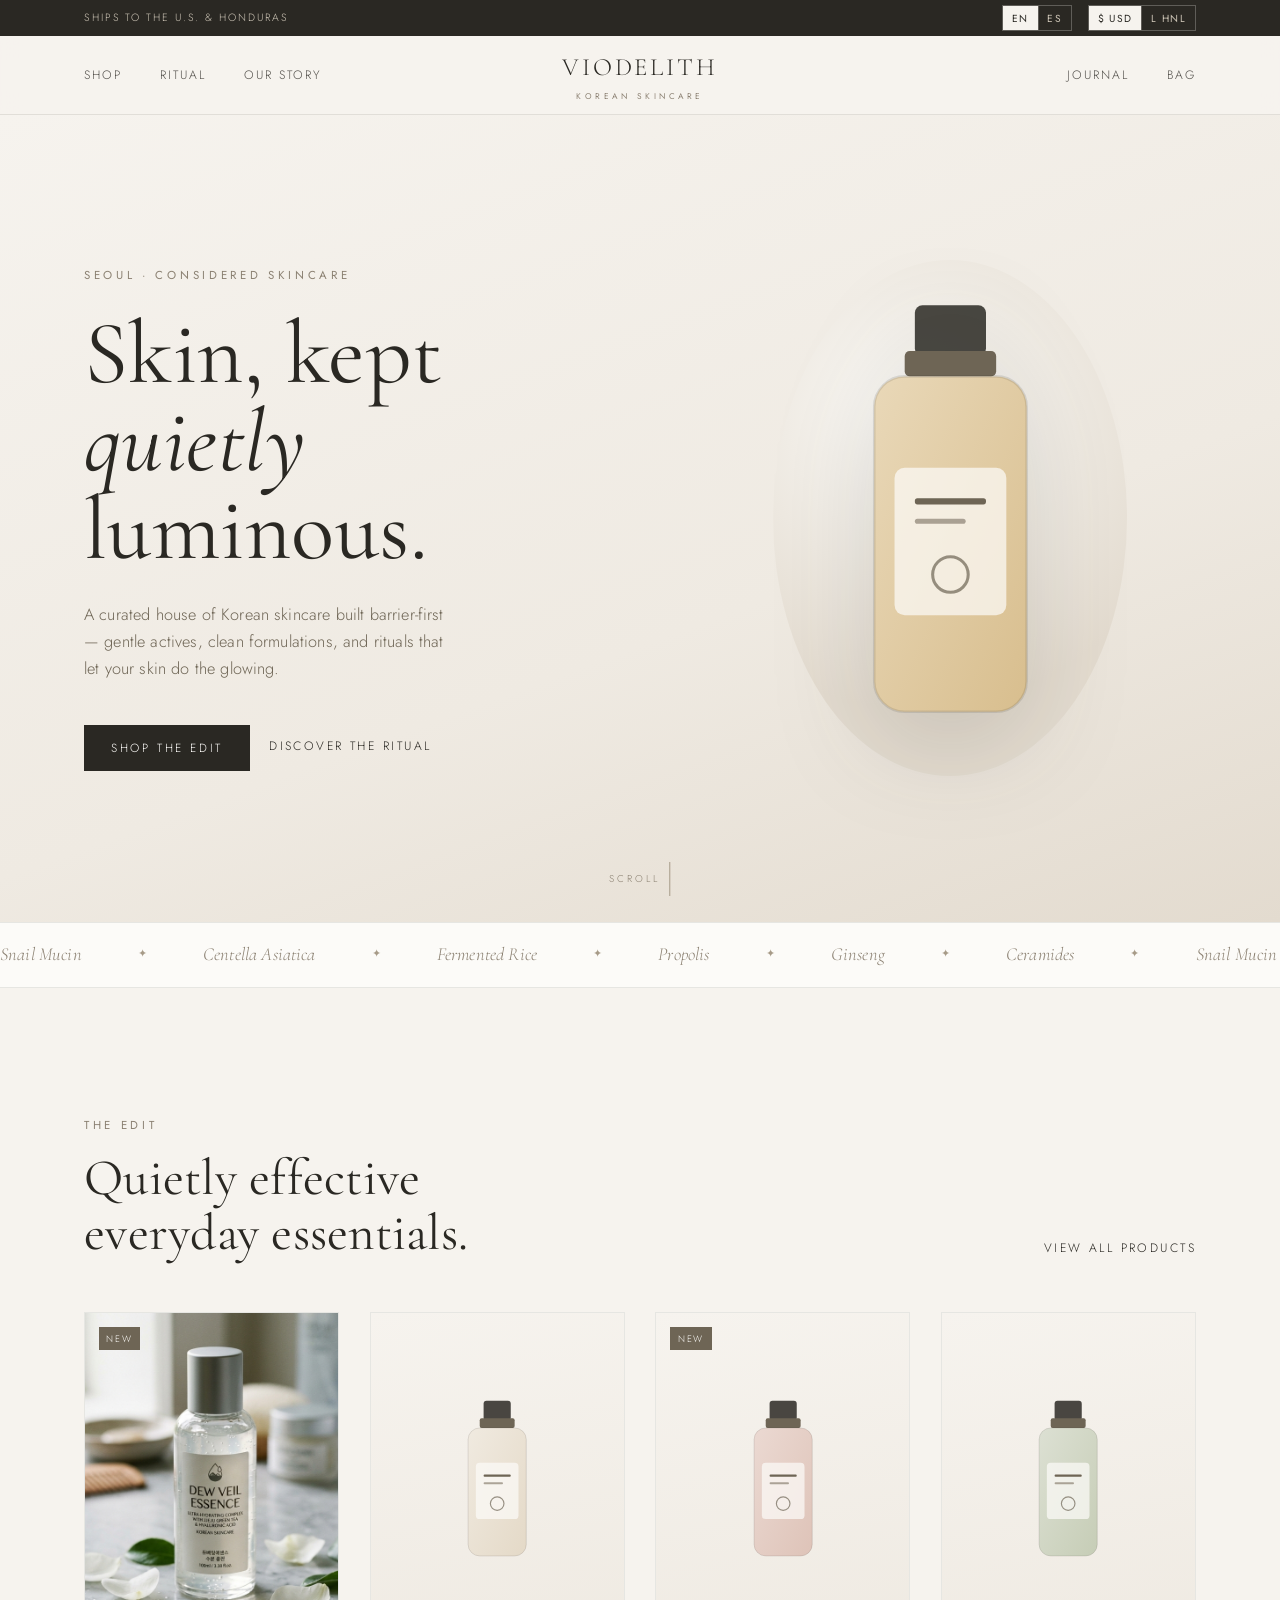
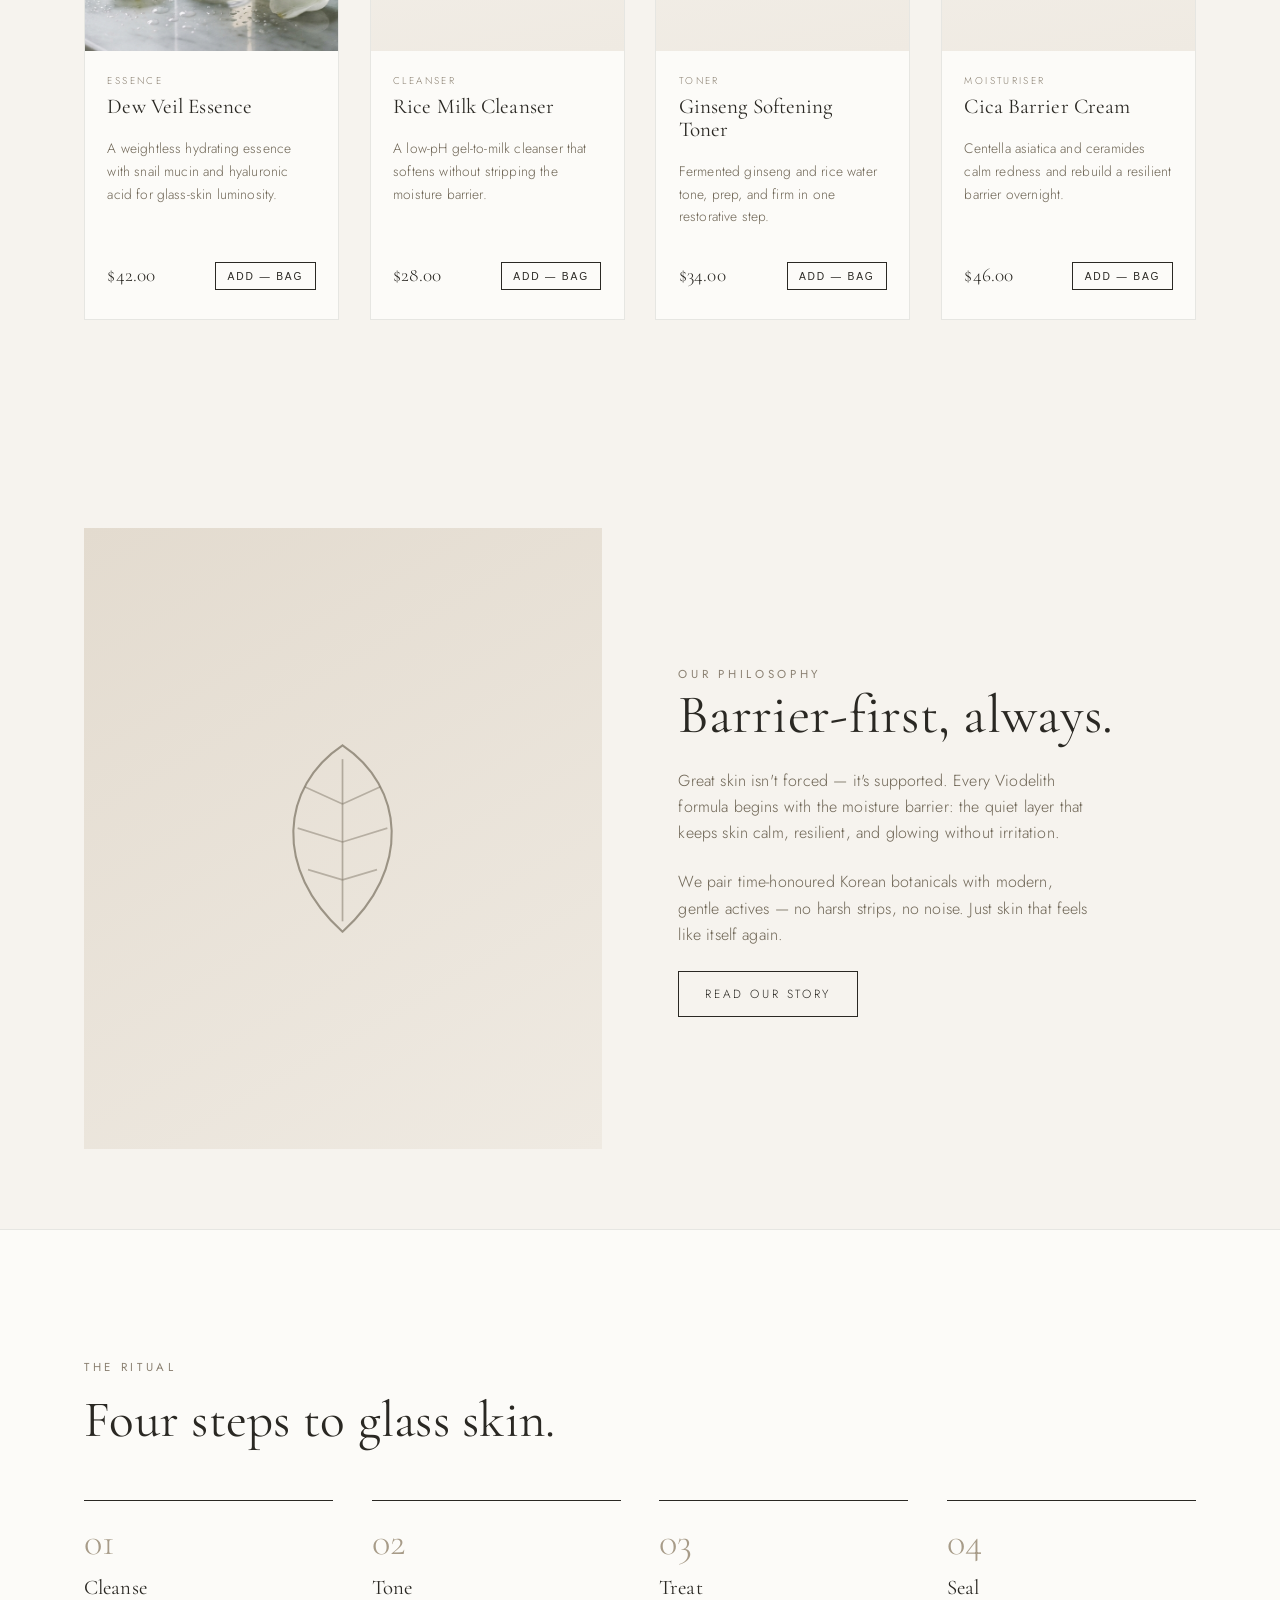
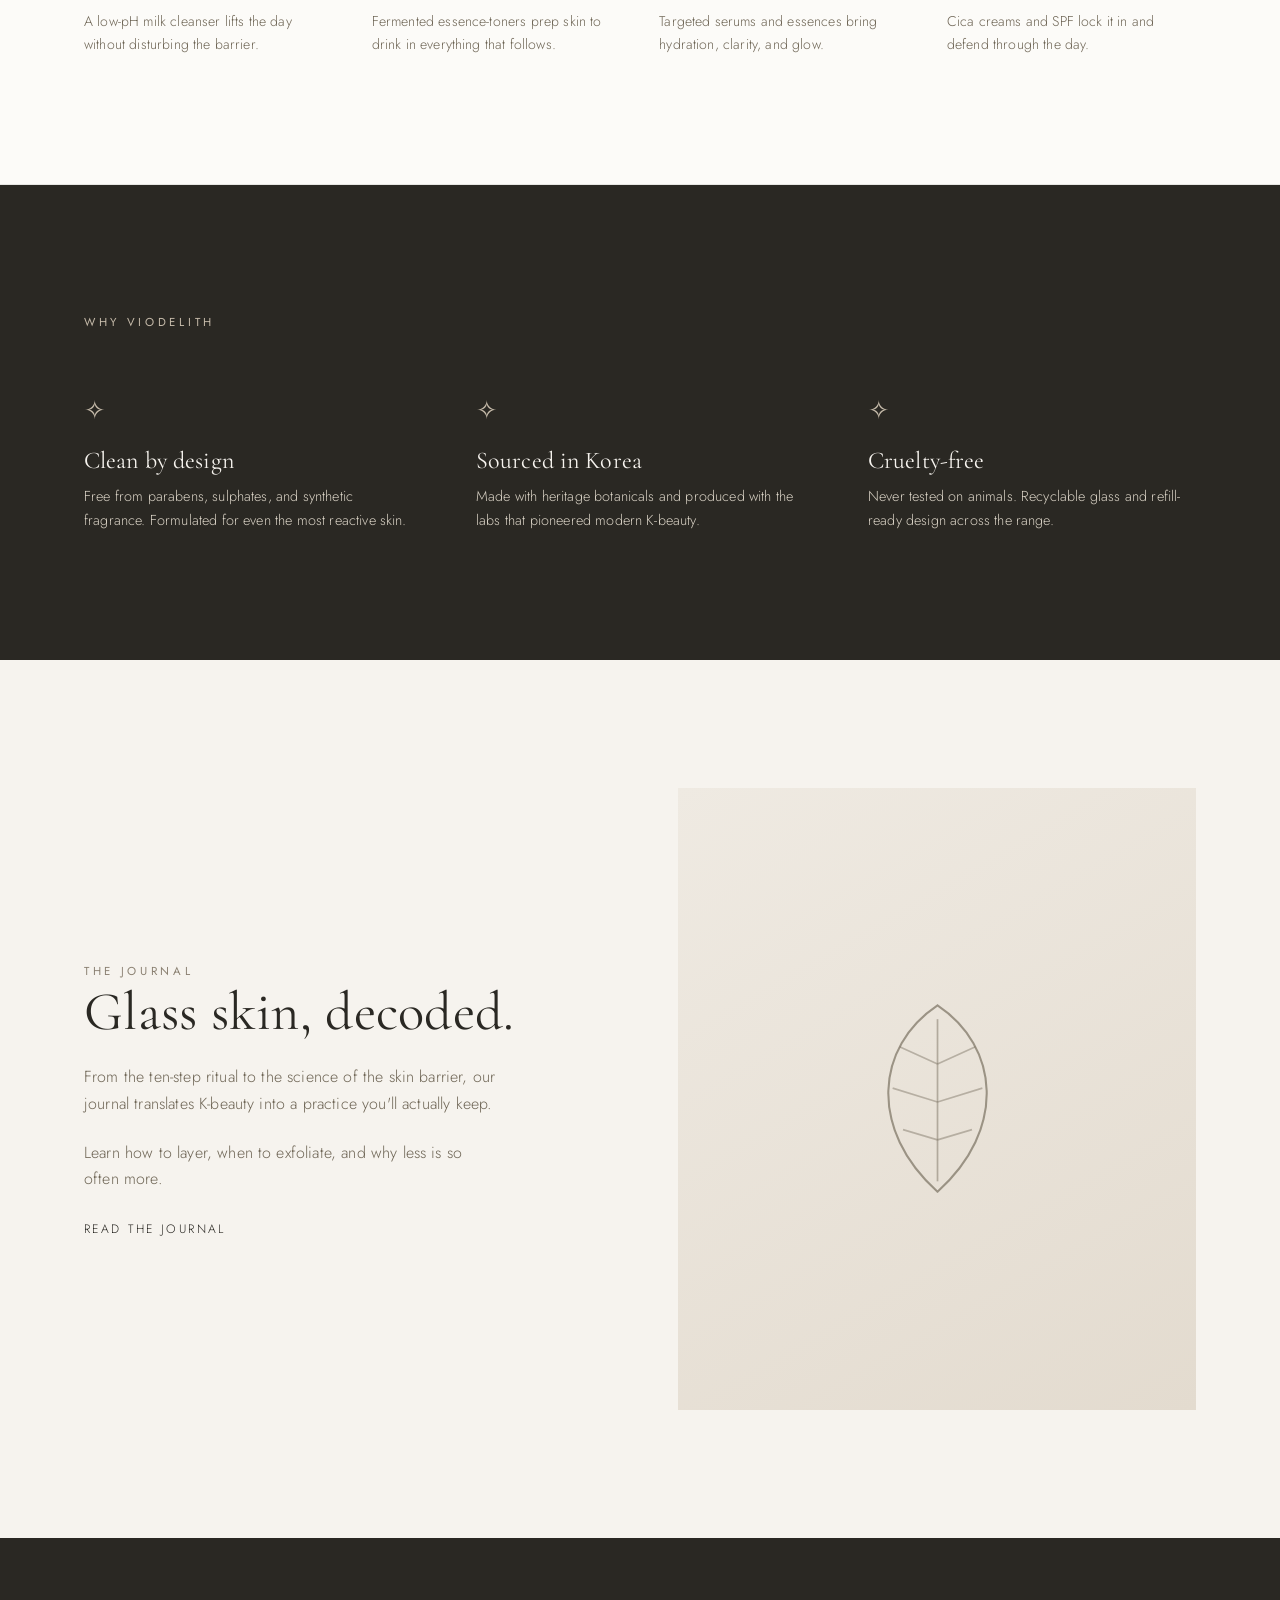
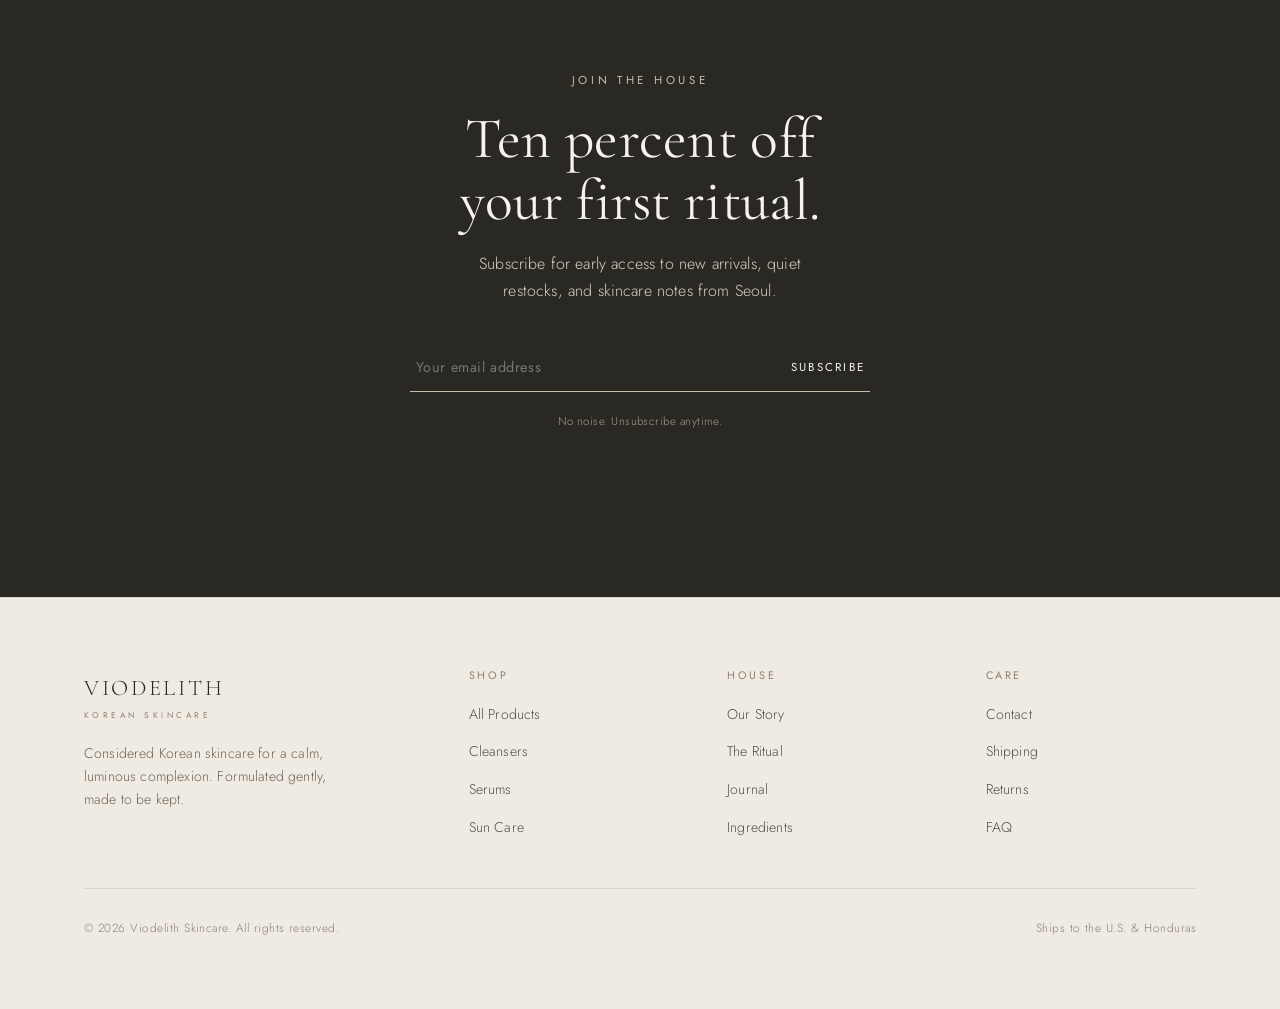
<file: index.html>
<!DOCTYPE html>
<html lang="en">
<head>
  <meta charset="UTF-8" />
  <meta name="viewport" content="width=device-width, initial-scale=1.0" />
  <title>Viodelith Skincare — Considered Korean Skincare</title>
  <meta name="description" content="Viodelith Skincare — a curated house of considered Korean skincare. Barrier-first rituals, clean formulations, quiet luxury." />
  <link rel="preconnect" href="https://fonts.googleapis.com" />
  <link rel="preconnect" href="https://fonts.gstatic.com" crossorigin />
  <link href="https://fonts.googleapis.com/css2?family=Cormorant+Garamond:ital,wght@0,400;0,500;1,400&family=Jost:wght@300;400;500&display=swap" rel="stylesheet" />
  <link rel="stylesheet" href="styles.css" />
  <link rel="icon" href="data:image/svg+xml,<svg xmlns='http://www.w3.org/2000/svg' viewBox='0 0 32 32'><text y='26' font-size='26' font-family='serif'>V</text></svg>" />
</head>
<body>

  <!-- Utility bar -->
  <div class="utilbar">
    <div class="wrap utilbar__inner">
      <span class="utilbar__note" data-i18n="util.ships">Ships to the U.S. &amp; Honduras</span>
      <div class="utilbar__controls">
        <div class="seg" role="group" aria-label="Language" data-i18n-aria="util.language">
          <button type="button" data-set-lang="en">EN</button>
          <button type="button" data-set-lang="es">ES</button>
        </div>
        <div class="seg" role="group" aria-label="Currency" data-i18n-aria="util.currency">
          <button type="button" data-set-currency="USD">$ USD</button>
          <button type="button" data-set-currency="HNL">L HNL</button>
        </div>
      </div>
    </div>
  </div>

  <!-- Header -->
  <header class="site-header">
    <nav class="nav wrap" aria-label="Primary">
      <button class="nav__toggle" aria-label="Menu" data-i18n-aria="menu"><span></span><span></span><span></span></button>
      <ul class="nav__links">
        <li><a href="shop.html" data-i18n="nav.shop">Shop</a></li>
        <li><a href="index.html#ritual" data-i18n="nav.ritual">Ritual</a></li>
        <li><a href="about.html" data-i18n="nav.story">Our Story</a></li>
      </ul>
      <a class="brand" href="index.html">Viodelith<small data-i18n="brand.tagline">Korean Skincare</small></a>
      <ul class="nav__links nav__links--right">
        <li><a href="journal.html" data-i18n="nav.journal">Journal</a></li>
        <li><a href="#" data-cart-open><span data-i18n="nav.bag">Bag</span><span class="cart-count" data-cart-count style="display:none">0</span></a></li>
      </ul>
    </nav>
  </header>

  <!-- Mobile menu -->
  <div class="mobile-menu">
    <ul>
      <li><a href="shop.html" data-i18n="nav.shop">Shop</a></li>
      <li><a href="index.html#ritual" data-i18n="nav.ritual">Ritual</a></li>
      <li><a href="about.html" data-i18n="nav.story">Our Story</a></li>
      <li><a href="journal.html" data-i18n="nav.journal">Journal</a></li>
      <li><a href="#" data-cart-open data-i18n="nav.bag">Bag</a></li>
    </ul>
  </div>

  <main>
    <!-- Hero -->
    <section class="hero">
      <div class="hero__inner wrap">
        <div class="hero__copy">
          <span class="eyebrow" data-i18n="hero.eyebrow">Seoul · Considered Skincare</span>
          <h1 class="hero__title" data-i18n-html="hero.title">Skin, kept<br /><em>quietly</em> luminous.</h1>
          <p class="hero__lede" data-i18n="hero.lede">A curated house of Korean skincare built barrier-first — gentle actives, clean formulations, and rituals that let your skin do the glowing.</p>
          <div class="hero__actions">
            <a href="shop.html" class="btn" data-i18n="hero.shop">Shop the Edit</a>
            <a href="index.html#ritual" class="link-underline" data-i18n="hero.discover">Discover the Ritual</a>
          </div>
        </div>
        <div class="hero__art" data-bottle="amber"></div>
      </div>
      <div class="hero__scroll" data-i18n="hero.scroll">Scroll</div>
    </section>

    <!-- Ticker -->
    <div class="ticker" aria-hidden="true">
      <div class="ticker__track" data-ticker></div>
    </div>

    <!-- Featured products -->
    <section class="section" id="shop">
      <div class="wrap">
        <div class="section__head reveal">
          <div>
            <span class="eyebrow" data-i18n="edit.eyebrow">The Edit</span>
            <h2 data-i18n-html="edit.title">Quietly effective<br />everyday essentials.</h2>
          </div>
          <a href="shop.html" class="link-underline" data-i18n="edit.viewall">View all products</a>
        </div>
        <div class="grid-products" id="featured-grid"></div>
      </div>
    </section>

    <!-- Editorial split — barrier first -->
    <section class="section section--tight">
      <div class="wrap split">
        <div class="split__media reveal" data-leaf></div>
        <div class="split__copy reveal">
          <span class="eyebrow" data-i18n="phil.eyebrow">Our Philosophy</span>
          <h2 data-i18n="phil.title">Barrier-first, always.</h2>
          <p data-i18n="phil.p1">Great skin isn't forced — it's supported. Every Viodelith formula begins with the moisture barrier: the quiet layer that keeps skin calm, resilient, and glowing without irritation.</p>
          <p data-i18n="phil.p2">We pair time-honoured Korean botanicals with modern, gentle actives — no harsh strips, no noise. Just skin that feels like itself again.</p>
          <a href="about.html" class="btn btn--ghost" data-i18n="phil.cta">Read our story</a>
        </div>
      </div>
    </section>

    <!-- Ritual steps -->
    <section class="section" id="ritual" style="background:var(--white); border-block:1px solid var(--line);">
      <div class="wrap">
        <div class="section__head reveal">
          <div>
            <span class="eyebrow" data-i18n="ritual.eyebrow">The Ritual</span>
            <h2 data-i18n="ritual.title">Four steps to glass skin.</h2>
          </div>
        </div>
        <div class="steps">
          <div class="step reveal"><div class="step__num">01</div><h3 data-i18n="step1.title">Cleanse</h3><p data-i18n="step1.desc">A low-pH milk cleanser lifts the day without disturbing the barrier.</p></div>
          <div class="step reveal"><div class="step__num">02</div><h3 data-i18n="step2.title">Tone</h3><p data-i18n="step2.desc">Fermented essence-toners prep skin to drink in everything that follows.</p></div>
          <div class="step reveal"><div class="step__num">03</div><h3 data-i18n="step3.title">Treat</h3><p data-i18n="step3.desc">Targeted serums and essences bring hydration, clarity, and glow.</p></div>
          <div class="step reveal"><div class="step__num">04</div><h3 data-i18n="step4.title">Seal</h3><p data-i18n="step4.desc">Cica creams and SPF lock it in and defend through the day.</p></div>
        </div>
      </div>
    </section>

    <!-- Values band -->
    <section class="section band">
      <div class="wrap">
        <div class="section__head reveal" style="margin-bottom:2.6rem;">
          <div><span class="eyebrow" style="color:var(--stone)" data-i18n="values.eyebrow">Why Viodelith</span></div>
        </div>
        <div class="values">
          <div class="value reveal"><span class="mark">✧</span><h3 data-i18n="val1.title">Clean by design</h3><p data-i18n="val1.desc">Free from parabens, sulphates, and synthetic fragrance. Formulated for even the most reactive skin.</p></div>
          <div class="value reveal"><span class="mark">✧</span><h3 data-i18n="val2.title">Sourced in Korea</h3><p data-i18n="val2.desc">Made with heritage botanicals and produced with the labs that pioneered modern K-beauty.</p></div>
          <div class="value reveal"><span class="mark">✧</span><h3 data-i18n="val3.title">Cruelty-free</h3><p data-i18n="val3.desc">Never tested on animals. Recyclable glass and refill-ready design across the range.</p></div>
        </div>
      </div>
    </section>

    <!-- Journal teaser -->
    <section class="section" id="journal">
      <div class="wrap split split--reverse">
        <div class="split__media reveal" data-leaf style="background:linear-gradient(150deg,var(--paper-2),var(--sand));"></div>
        <div class="split__copy reveal">
          <span class="eyebrow" data-i18n="journal.eyebrow">The Journal</span>
          <h2 data-i18n="journal.title">Glass skin, decoded.</h2>
          <p data-i18n="journal.p1">From the ten-step ritual to the science of the skin barrier, our journal translates K-beauty into a practice you'll actually keep.</p>
          <p data-i18n="journal.p2">Learn how to layer, when to exfoliate, and why less is so often more.</p>
          <a href="journal.html" class="link-underline" data-i18n="journal.cta">Read the Journal</a>
        </div>
      </div>
    </section>

    <!-- Newsletter -->
    <section class="section band">
      <div class="wrap newsletter">
        <span class="eyebrow reveal" style="color:var(--stone)" data-i18n="news.eyebrow">Join the House</span>
        <h2 class="reveal" style="color:var(--paper); margin-top:1rem;" data-i18n="news.title">Ten percent off your first ritual.</h2>
        <p class="reveal" style="color:#d8d1c4;" data-i18n="news.p">Subscribe for early access to new arrivals, quiet restocks, and skincare notes from Seoul.</p>
        <form class="newsletter__form reveal" style="border-color:var(--stone);">
          <input type="email" placeholder="Your email address" aria-label="Email address" data-i18n-ph="news.placeholder" data-i18n-aria="news.placeholder" required style="color:var(--paper);" />
          <button type="submit" style="color:var(--paper);" data-i18n="news.subscribe">Subscribe</button>
        </form>
        <p class="newsletter__note reveal" style="color:var(--clay);" data-i18n="news.note">No noise. Unsubscribe anytime.</p>
      </div>
    </section>
  </main>

  <!-- Footer -->
  <footer class="site-footer">
    <div class="wrap">
      <div class="footer__grid">
        <div class="footer__brand">
          <a class="brand" href="index.html" style="text-align:left;">Viodelith<small data-i18n="brand.tagline">Korean Skincare</small></a>
          <p data-i18n="footer.tagline">Considered Korean skincare for a calm, luminous complexion. Formulated gently, made to be kept.</p>
        </div>
        <div class="footer__col"><h4 data-i18n="footer.shop">Shop</h4><ul><li><a href="shop.html" data-i18n="footer.allproducts">All Products</a></li><li><a href="shop.html" data-i18n="footer.cleansers">Cleansers</a></li><li><a href="shop.html" data-i18n="footer.serums">Serums</a></li><li><a href="shop.html" data-i18n="footer.suncare">Sun Care</a></li></ul></div>
        <div class="footer__col"><h4 data-i18n="footer.house">House</h4><ul><li><a href="about.html" data-i18n="nav.story">Our Story</a></li><li><a href="index.html#ritual" data-i18n="ritual.eyebrow">The Ritual</a></li><li><a href="journal.html" data-i18n="nav.journal">Journal</a></li><li><a href="#" data-i18n="footer.ingredients">Ingredients</a></li></ul></div>
        <div class="footer__col"><h4 data-i18n="footer.care">Care</h4><ul><li><a href="#" data-i18n="footer.contact">Contact</a></li><li><a href="#" data-i18n="footer.shipping">Shipping</a></li><li><a href="#" data-i18n="footer.returns">Returns</a></li><li><a href="#" data-i18n="footer.faq">FAQ</a></li></ul></div>
      </div>
      <div class="footer__bottom">
        <span>© <span id="year">2026</span> Viodelith Skincare. <span data-i18n="footer.rights">All rights reserved.</span></span>
        <span data-i18n="footer.locations">Ships to the U.S. &amp; Honduras</span>
      </div>
    </div>
  </footer>

  <script src="config.js"></script>
  <script src="commerce.js"></script>
  <script src="i18n.js"></script>
  <script src="script.js"></script>
</body>
</html>
</file>
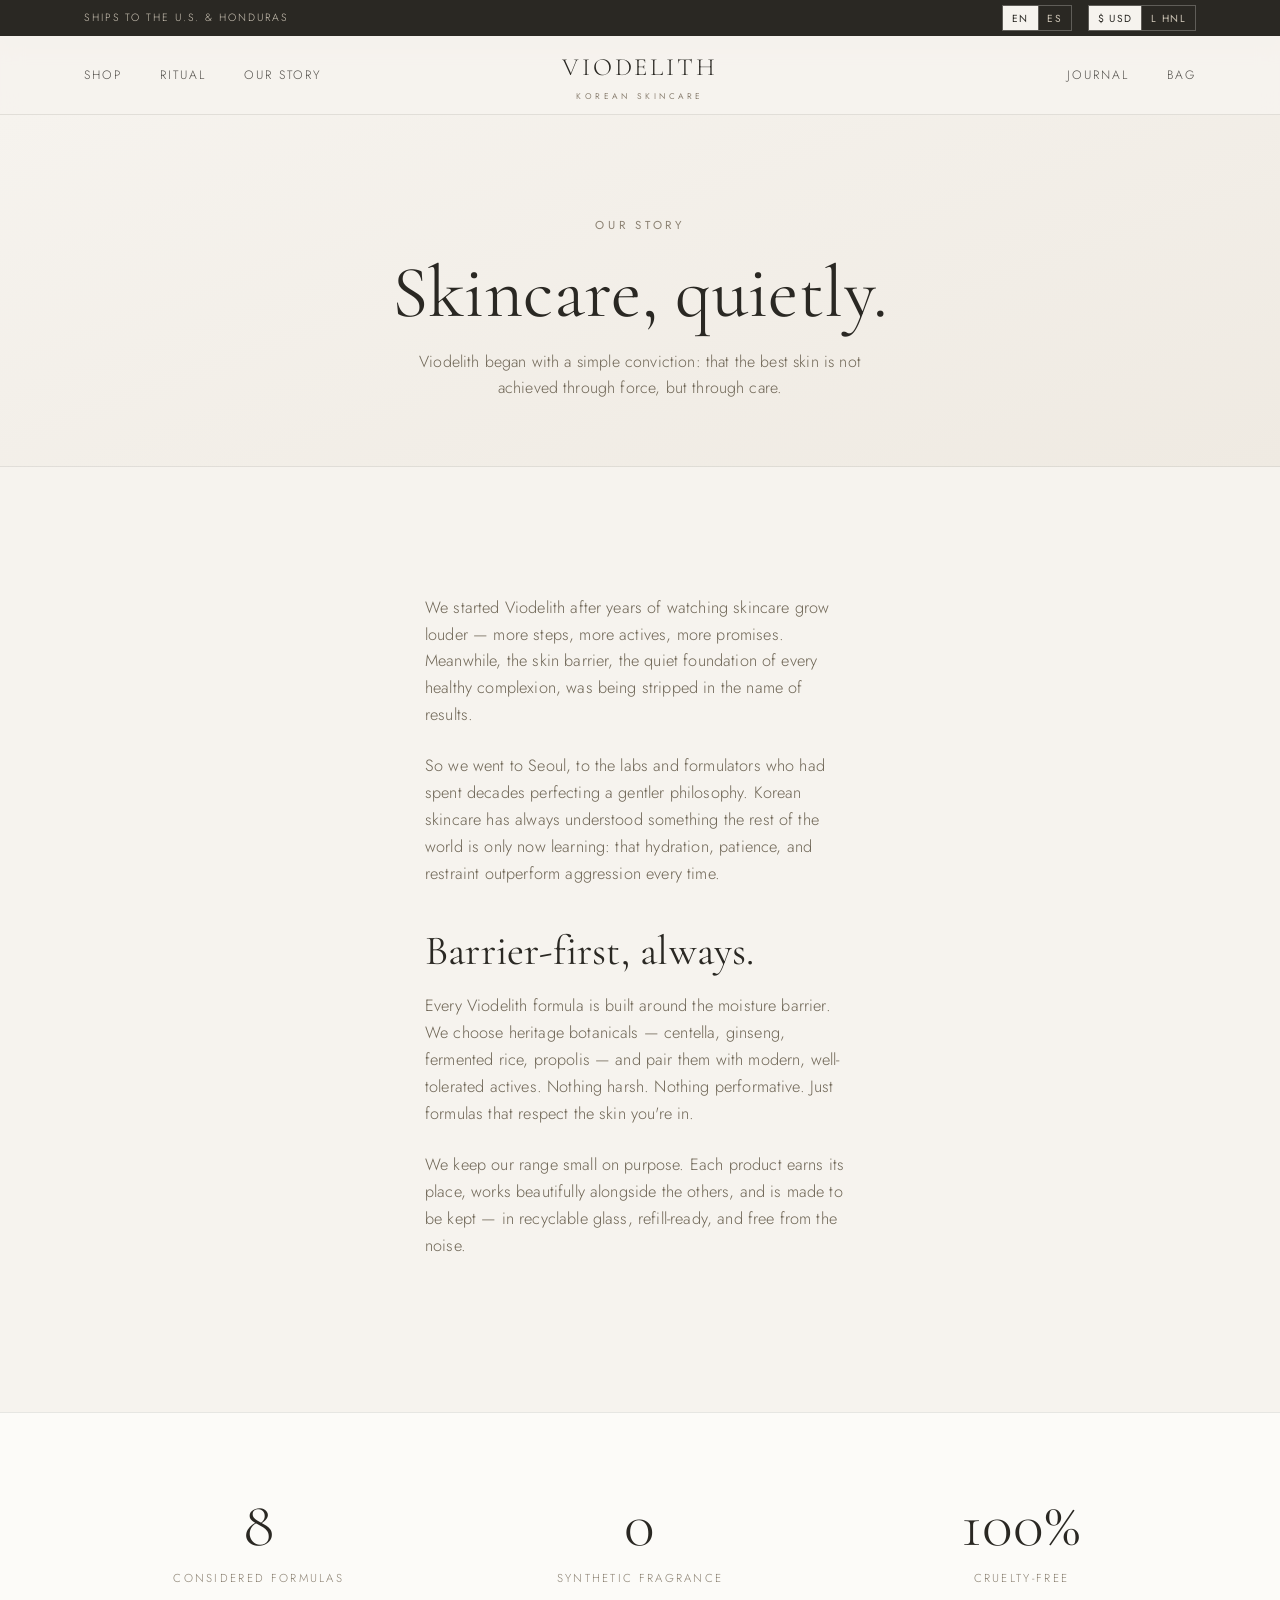
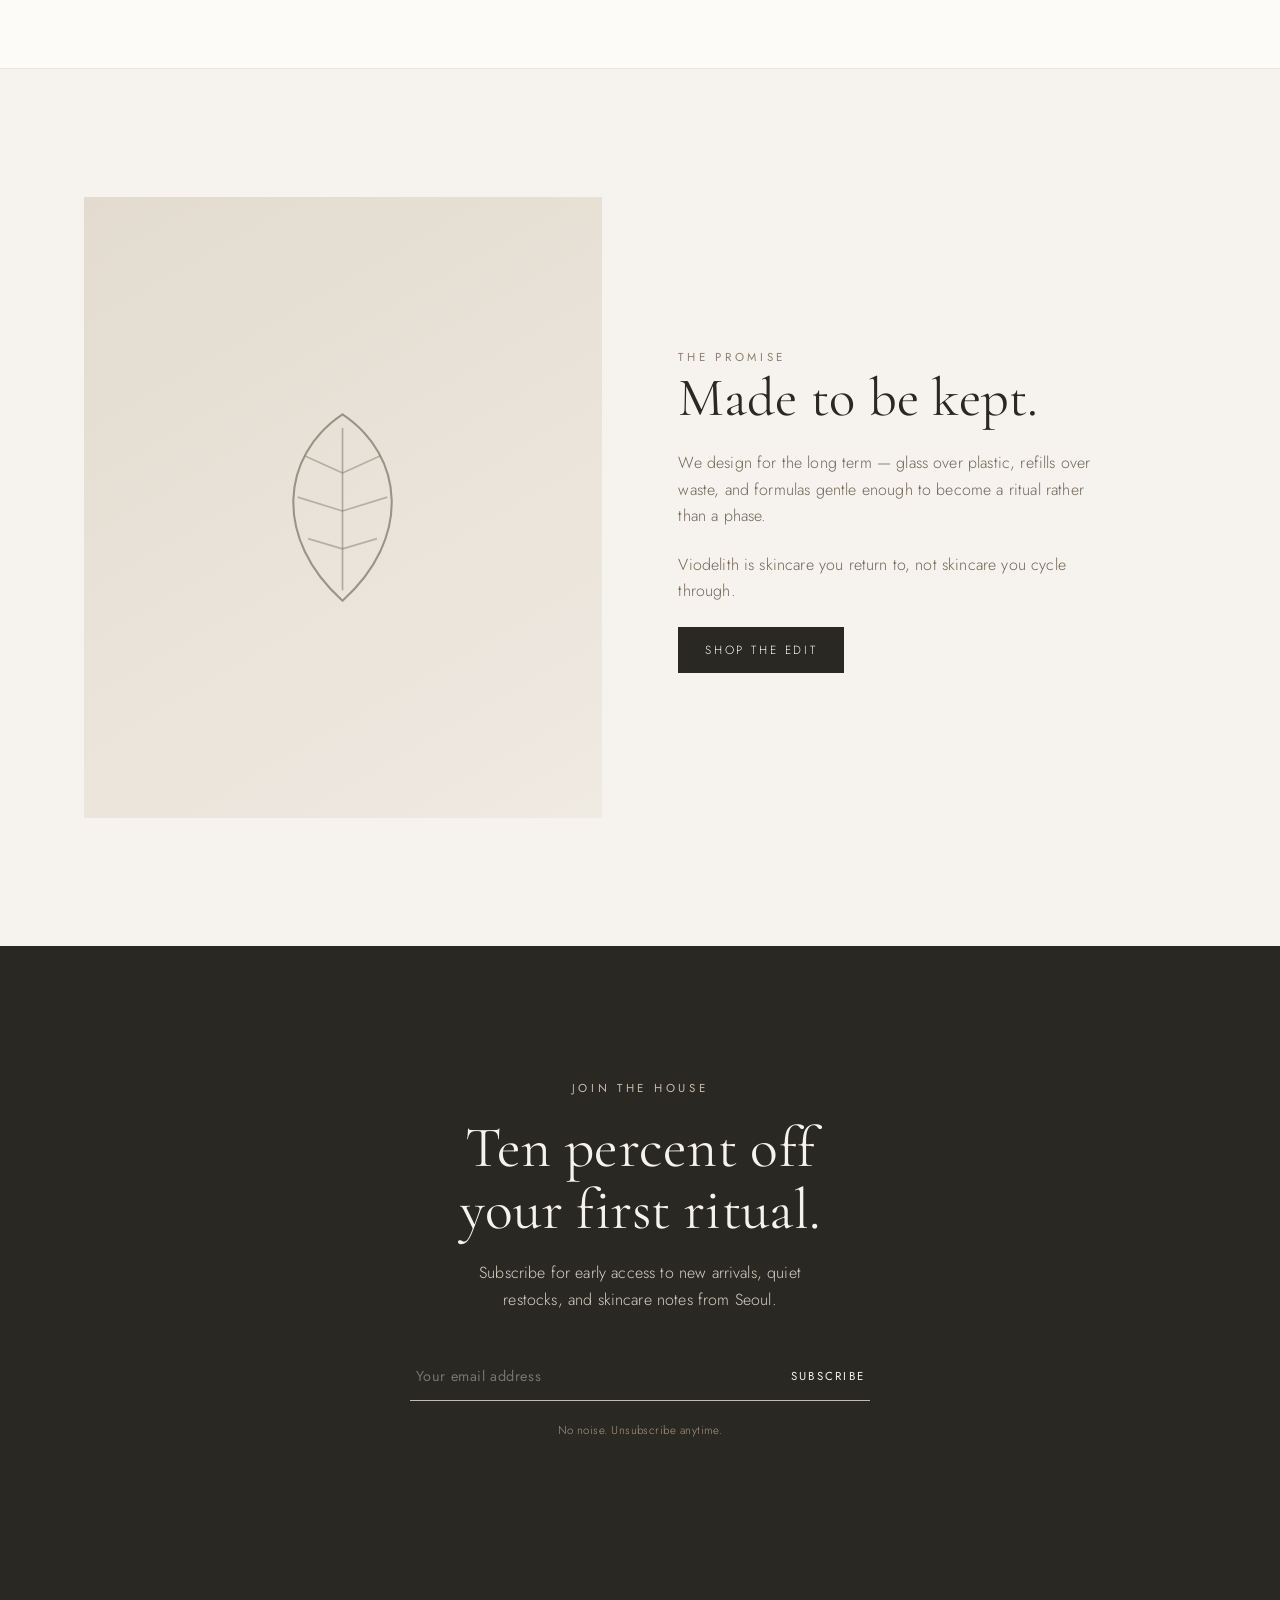
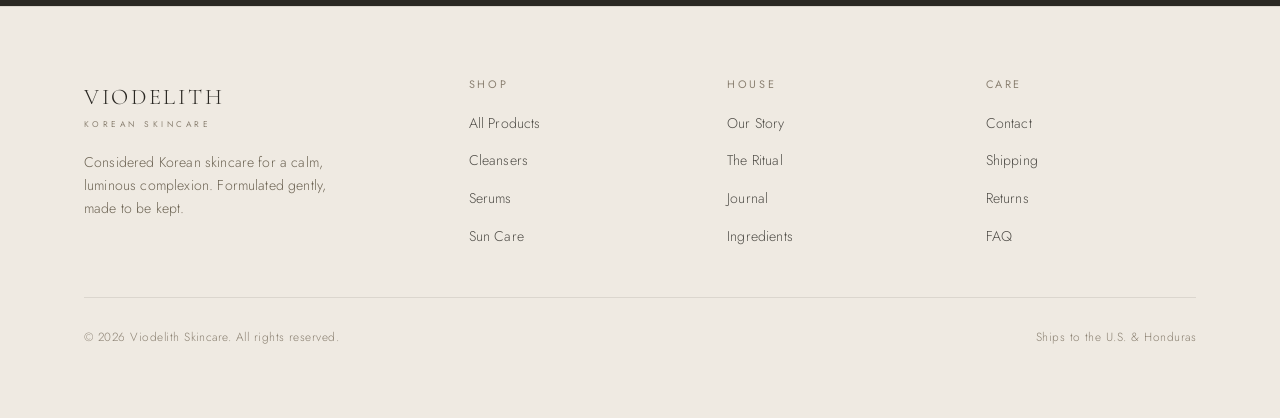
<file: about.html>
<!DOCTYPE html>
<html lang="en">
<head>
  <meta charset="UTF-8" />
  <meta name="viewport" content="width=device-width, initial-scale=1.0" />
  <title>Our Story — Viodelith Skincare</title>
  <meta name="description" content="The story behind Viodelith Skincare — a barrier-first house of considered Korean skincare." />
  <link rel="preconnect" href="https://fonts.googleapis.com" />
  <link rel="preconnect" href="https://fonts.gstatic.com" crossorigin />
  <link href="https://fonts.googleapis.com/css2?family=Cormorant+Garamond:ital,wght@0,400;0,500;1,400&family=Jost:wght@300;400;500&display=swap" rel="stylesheet" />
  <link rel="stylesheet" href="styles.css" />
  <link rel="icon" href="data:image/svg+xml,<svg xmlns='http://www.w3.org/2000/svg' viewBox='0 0 32 32'><text y='26' font-size='26' font-family='serif'>V</text></svg>" />
</head>
<body>

  <!-- Utility bar -->
  <div class="utilbar">
    <div class="wrap utilbar__inner">
      <span class="utilbar__note" data-i18n="util.ships">Ships to the U.S. &amp; Honduras</span>
      <div class="utilbar__controls">
        <div class="seg" role="group" aria-label="Language" data-i18n-aria="util.language">
          <button type="button" data-set-lang="en">EN</button>
          <button type="button" data-set-lang="es">ES</button>
        </div>
        <div class="seg" role="group" aria-label="Currency" data-i18n-aria="util.currency">
          <button type="button" data-set-currency="USD">$ USD</button>
          <button type="button" data-set-currency="HNL">L HNL</button>
        </div>
      </div>
    </div>
  </div>

  <header class="site-header">
    <nav class="nav wrap" aria-label="Primary">
      <button class="nav__toggle" aria-label="Menu" data-i18n-aria="menu"><span></span><span></span><span></span></button>
      <ul class="nav__links">
        <li><a href="shop.html" data-i18n="nav.shop">Shop</a></li>
        <li><a href="index.html#ritual" data-i18n="nav.ritual">Ritual</a></li>
        <li><a href="about.html" data-i18n="nav.story">Our Story</a></li>
      </ul>
      <a class="brand" href="index.html">Viodelith<small data-i18n="brand.tagline">Korean Skincare</small></a>
      <ul class="nav__links nav__links--right">
        <li><a href="journal.html" data-i18n="nav.journal">Journal</a></li>
        <li><a href="#" data-cart-open><span data-i18n="nav.bag">Bag</span><span class="cart-count" data-cart-count style="display:none">0</span></a></li>
      </ul>
    </nav>
  </header>

  <div class="mobile-menu">
    <ul>
      <li><a href="shop.html" data-i18n="nav.shop">Shop</a></li>
      <li><a href="index.html#ritual" data-i18n="nav.ritual">Ritual</a></li>
      <li><a href="about.html" data-i18n="nav.story">Our Story</a></li>
      <li><a href="journal.html" data-i18n="nav.journal">Journal</a></li>
      <li><a href="#" data-cart-open data-i18n="nav.bag">Bag</a></li>
    </ul>
  </div>

  <main>
    <section class="page-hero">
      <div class="wrap">
        <span class="eyebrow" data-i18n="about.eyebrow">Our Story</span>
        <h1 data-i18n="about.title">Skincare, quietly.</h1>
        <p data-i18n="about.intro">Viodelith began with a simple conviction: that the best skin is not achieved through force, but through care.</p>
      </div>
    </section>

    <section class="section">
      <div class="wrap prose">
        <p class="reveal" data-i18n="about.p1">We started Viodelith after years of watching skincare grow louder — more steps, more actives, more promises. Meanwhile, the skin barrier, the quiet foundation of every healthy complexion, was being stripped in the name of results.</p>
        <p class="reveal" data-i18n="about.p2">So we went to Seoul, to the labs and formulators who had spent decades perfecting a gentler philosophy. Korean skincare has always understood something the rest of the world is only now learning: that hydration, patience, and restraint outperform aggression every time.</p>
        <h2 class="reveal" data-i18n="about.h2">Barrier-first, always.</h2>
        <p class="reveal" data-i18n="about.p3">Every Viodelith formula is built around the moisture barrier. We choose heritage botanicals — centella, ginseng, fermented rice, propolis — and pair them with modern, well-tolerated actives. Nothing harsh. Nothing performative. Just formulas that respect the skin you're in.</p>
        <p class="reveal" data-i18n="about.p4">We keep our range small on purpose. Each product earns its place, works beautifully alongside the others, and is made to be kept — in recyclable glass, refill-ready, and free from the noise.</p>
      </div>
    </section>

    <section class="section section--tight" style="background:var(--white); border-block:1px solid var(--line);">
      <div class="wrap">
        <div class="stat-row">
          <div class="stat reveal"><div class="n">8</div><div class="l" data-i18n="stat1.label">Considered formulas</div></div>
          <div class="stat reveal"><div class="n">0</div><div class="l" data-i18n="stat2.label">Synthetic fragrance</div></div>
          <div class="stat reveal"><div class="n">100%</div><div class="l" data-i18n="stat3.label">Cruelty-free</div></div>
        </div>
      </div>
    </section>

    <section class="section">
      <div class="wrap split">
        <div class="split__media reveal" data-leaf></div>
        <div class="split__copy reveal">
          <span class="eyebrow" data-i18n="promise.eyebrow">The Promise</span>
          <h2 data-i18n="promise.title">Made to be kept.</h2>
          <p data-i18n="promise.p1">We design for the long term — glass over plastic, refills over waste, and formulas gentle enough to become a ritual rather than a phase.</p>
          <p data-i18n="promise.p2">Viodelith is skincare you return to, not skincare you cycle through.</p>
          <a href="shop.html" class="btn" data-i18n="promise.cta">Shop the Edit</a>
        </div>
      </div>
    </section>

    <section class="section band">
      <div class="wrap newsletter">
        <span class="eyebrow" style="color:var(--stone)" data-i18n="news.eyebrow">Join the House</span>
        <h2 style="color:var(--paper); margin-top:1rem;" data-i18n="news.title">Ten percent off your first ritual.</h2>
        <p style="color:#d8d1c4;" data-i18n="news.p">Subscribe for early access to new arrivals, quiet restocks, and skincare notes from Seoul.</p>
        <form class="newsletter__form" style="border-color:var(--stone);">
          <input type="email" placeholder="Your email address" aria-label="Email address" data-i18n-ph="news.placeholder" data-i18n-aria="news.placeholder" required style="color:var(--paper);" />
          <button type="submit" style="color:var(--paper);" data-i18n="news.subscribe">Subscribe</button>
        </form>
        <p class="newsletter__note" style="color:var(--clay);" data-i18n="news.note">No noise. Unsubscribe anytime.</p>
      </div>
    </section>
  </main>

  <footer class="site-footer">
    <div class="wrap">
      <div class="footer__grid">
        <div class="footer__brand">
          <a class="brand" href="index.html" style="text-align:left;">Viodelith<small data-i18n="brand.tagline">Korean Skincare</small></a>
          <p data-i18n="footer.tagline">Considered Korean skincare for a calm, luminous complexion. Formulated gently, made to be kept.</p>
        </div>
        <div class="footer__col"><h4 data-i18n="footer.shop">Shop</h4><ul><li><a href="shop.html" data-i18n="footer.allproducts">All Products</a></li><li><a href="shop.html" data-i18n="footer.cleansers">Cleansers</a></li><li><a href="shop.html" data-i18n="footer.serums">Serums</a></li><li><a href="shop.html" data-i18n="footer.suncare">Sun Care</a></li></ul></div>
        <div class="footer__col"><h4 data-i18n="footer.house">House</h4><ul><li><a href="about.html" data-i18n="nav.story">Our Story</a></li><li><a href="index.html#ritual" data-i18n="ritual.eyebrow">The Ritual</a></li><li><a href="journal.html" data-i18n="nav.journal">Journal</a></li><li><a href="#" data-i18n="footer.ingredients">Ingredients</a></li></ul></div>
        <div class="footer__col"><h4 data-i18n="footer.care">Care</h4><ul><li><a href="#" data-i18n="footer.contact">Contact</a></li><li><a href="#" data-i18n="footer.shipping">Shipping</a></li><li><a href="#" data-i18n="footer.returns">Returns</a></li><li><a href="#" data-i18n="footer.faq">FAQ</a></li></ul></div>
      </div>
      <div class="footer__bottom">
        <span>© <span id="year">2026</span> Viodelith Skincare. <span data-i18n="footer.rights">All rights reserved.</span></span>
        <span data-i18n="footer.locations">Ships to the U.S. &amp; Honduras</span>
      </div>
    </div>
  </footer>

  <script src="config.js"></script>
  <script src="commerce.js"></script>
  <script src="i18n.js"></script>
  <script src="script.js"></script>
</body>
</html>
</file>
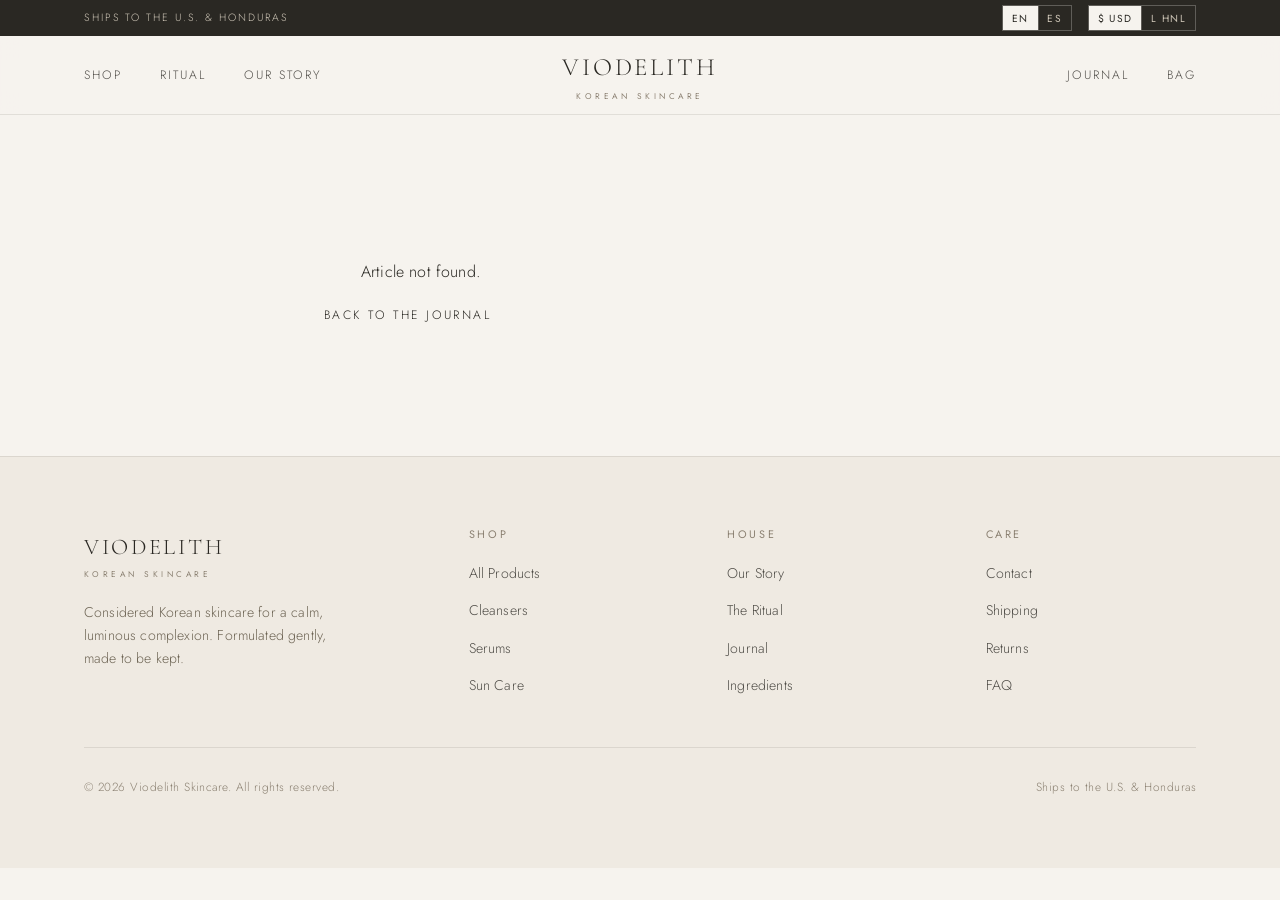
<file: article.html>
<!DOCTYPE html>
<html lang="en">
<head>
  <meta charset="UTF-8" />
  <meta name="viewport" content="width=device-width, initial-scale=1.0" />
  <title>Journal — Viodelith Skincare</title>
  <meta name="description" content="A note from the Viodelith Journal — practical, barrier-first Korean skincare." />
  <link rel="preconnect" href="https://fonts.googleapis.com" />
  <link rel="preconnect" href="https://fonts.gstatic.com" crossorigin />
  <link href="https://fonts.googleapis.com/css2?family=Cormorant+Garamond:ital,wght@0,400;0,500;1,400&family=Jost:wght@300;400;500&display=swap" rel="stylesheet" />
  <link rel="stylesheet" href="styles.css" />
  <link rel="icon" href="data:image/svg+xml,<svg xmlns='http://www.w3.org/2000/svg' viewBox='0 0 32 32'><text y='26' font-size='26' font-family='serif'>V</text></svg>" />
</head>
<body>

  <!-- Utility bar -->
  <div class="utilbar">
    <div class="wrap utilbar__inner">
      <span class="utilbar__note" data-i18n="util.ships">Ships to the U.S. &amp; Honduras</span>
      <div class="utilbar__controls">
        <div class="seg" role="group" aria-label="Language" data-i18n-aria="util.language">
          <button type="button" data-set-lang="en">EN</button>
          <button type="button" data-set-lang="es">ES</button>
        </div>
        <div class="seg" role="group" aria-label="Currency" data-i18n-aria="util.currency">
          <button type="button" data-set-currency="USD">$ USD</button>
          <button type="button" data-set-currency="HNL">L HNL</button>
        </div>
      </div>
    </div>
  </div>

  <header class="site-header">
    <nav class="nav wrap" aria-label="Primary">
      <button class="nav__toggle" aria-label="Menu" data-i18n-aria="menu"><span></span><span></span><span></span></button>
      <ul class="nav__links">
        <li><a href="shop.html" data-i18n="nav.shop">Shop</a></li>
        <li><a href="index.html#ritual" data-i18n="nav.ritual">Ritual</a></li>
        <li><a href="about.html" data-i18n="nav.story">Our Story</a></li>
      </ul>
      <a class="brand" href="index.html">Viodelith<small data-i18n="brand.tagline">Korean Skincare</small></a>
      <ul class="nav__links nav__links--right">
        <li><a href="journal.html" data-i18n="nav.journal">Journal</a></li>
        <li><a href="#" data-cart-open><span data-i18n="nav.bag">Bag</span><span class="cart-count" data-cart-count style="display:none">0</span></a></li>
      </ul>
    </nav>
  </header>

  <div class="mobile-menu">
    <ul>
      <li><a href="shop.html" data-i18n="nav.shop">Shop</a></li>
      <li><a href="index.html#ritual" data-i18n="nav.ritual">Ritual</a></li>
      <li><a href="about.html" data-i18n="nav.story">Our Story</a></li>
      <li><a href="journal.html" data-i18n="nav.journal">Journal</a></li>
      <li><a href="#" data-cart-open data-i18n="nav.bag">Bag</a></li>
    </ul>
  </div>

  <main>
    <div class="section" id="article"><!-- rendered by journal.js from ?slug= --></div>
  </main>

  <footer class="site-footer">
    <div class="wrap">
      <div class="footer__grid">
        <div class="footer__brand">
          <a class="brand" href="index.html" style="text-align:left;">Viodelith<small data-i18n="brand.tagline">Korean Skincare</small></a>
          <p data-i18n="footer.tagline">Considered Korean skincare for a calm, luminous complexion. Formulated gently, made to be kept.</p>
        </div>
        <div class="footer__col"><h4 data-i18n="footer.shop">Shop</h4><ul><li><a href="shop.html" data-i18n="footer.allproducts">All Products</a></li><li><a href="shop.html" data-i18n="footer.cleansers">Cleansers</a></li><li><a href="shop.html" data-i18n="footer.serums">Serums</a></li><li><a href="shop.html" data-i18n="footer.suncare">Sun Care</a></li></ul></div>
        <div class="footer__col"><h4 data-i18n="footer.house">House</h4><ul><li><a href="about.html" data-i18n="nav.story">Our Story</a></li><li><a href="index.html#ritual" data-i18n="ritual.eyebrow">The Ritual</a></li><li><a href="journal.html" data-i18n="nav.journal">Journal</a></li><li><a href="#" data-i18n="footer.ingredients">Ingredients</a></li></ul></div>
        <div class="footer__col"><h4 data-i18n="footer.care">Care</h4><ul><li><a href="#" data-i18n="footer.contact">Contact</a></li><li><a href="#" data-i18n="footer.shipping">Shipping</a></li><li><a href="#" data-i18n="footer.returns">Returns</a></li><li><a href="#" data-i18n="footer.faq">FAQ</a></li></ul></div>
      </div>
      <div class="footer__bottom">
        <span>© <span id="year">2026</span> Viodelith Skincare. <span data-i18n="footer.rights">All rights reserved.</span></span>
        <span data-i18n="footer.locations">Ships to the U.S. &amp; Honduras</span>
      </div>
    </div>
  </footer>

  <script src="config.js"></script>
  <script src="commerce.js"></script>
  <script src="i18n.js"></script>
  <script src="script.js"></script>
  <script src="journal.js"></script>
</body>
</html>
</file>
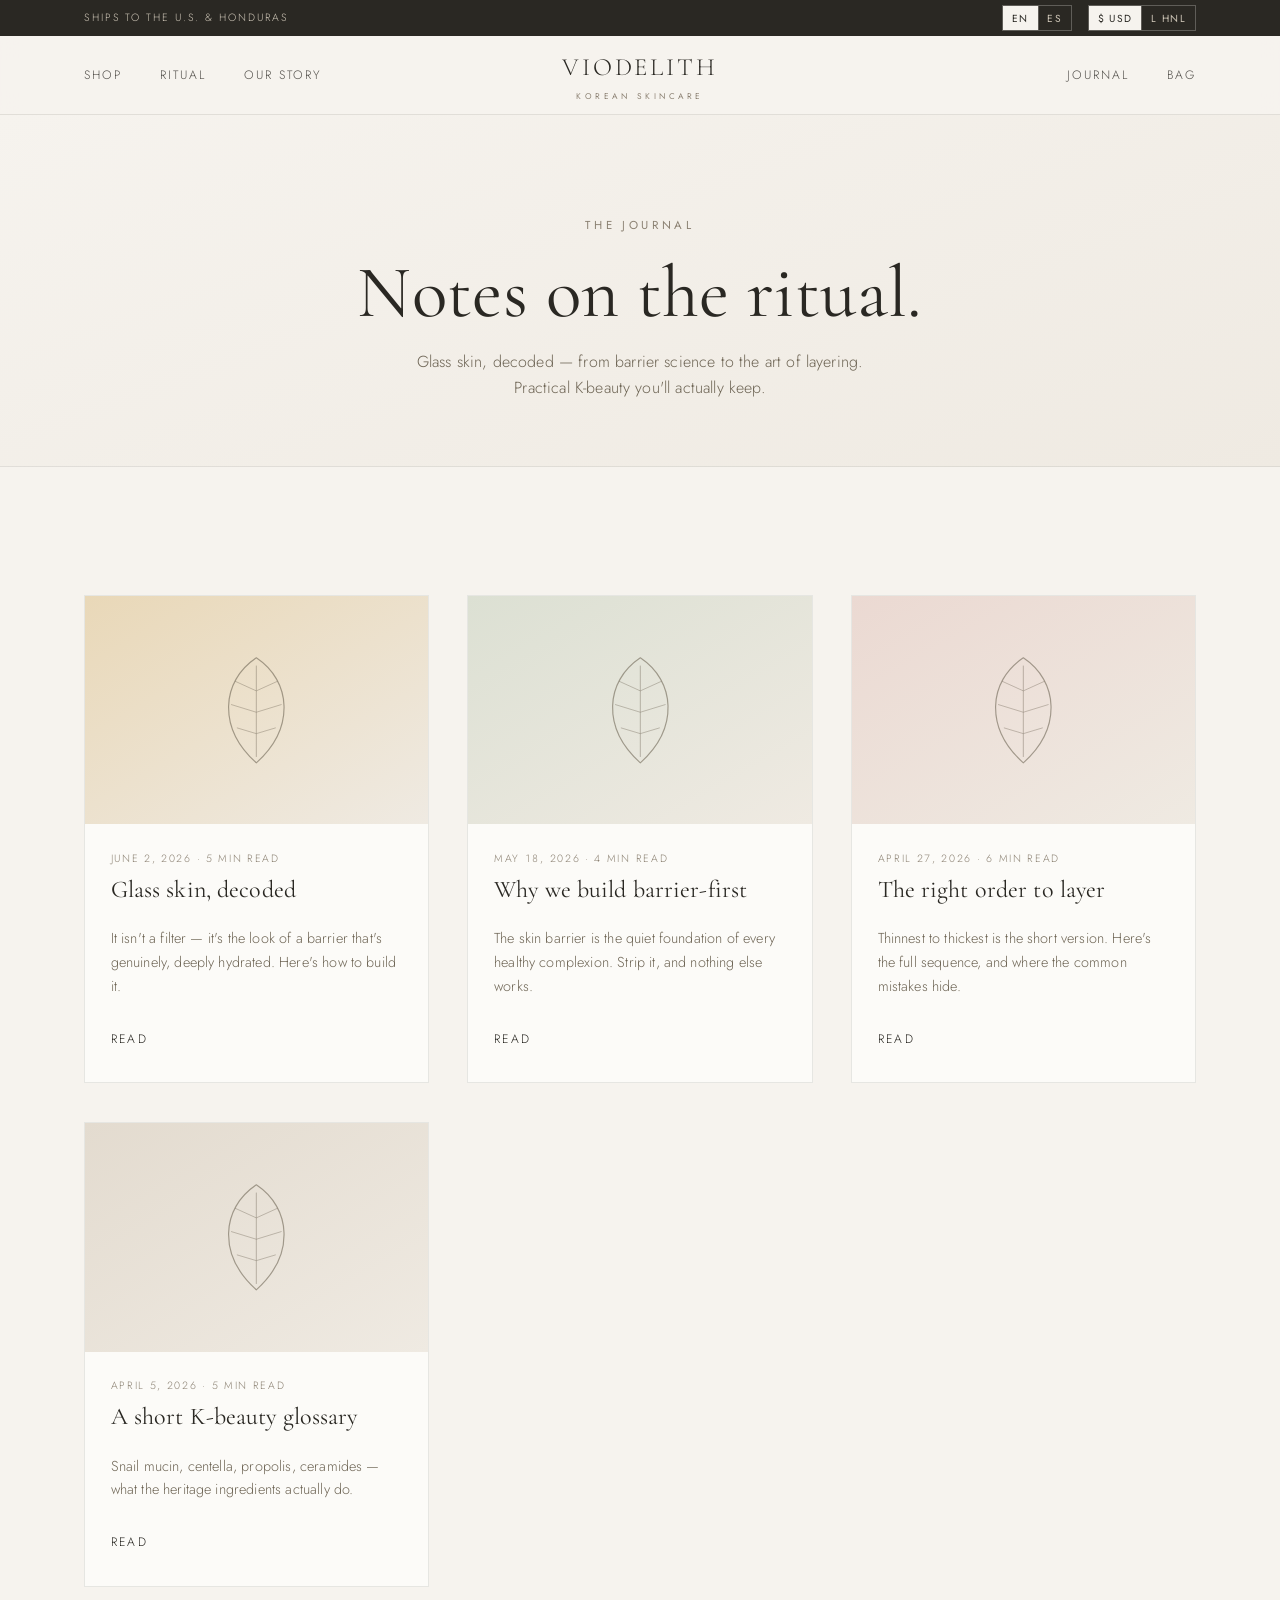
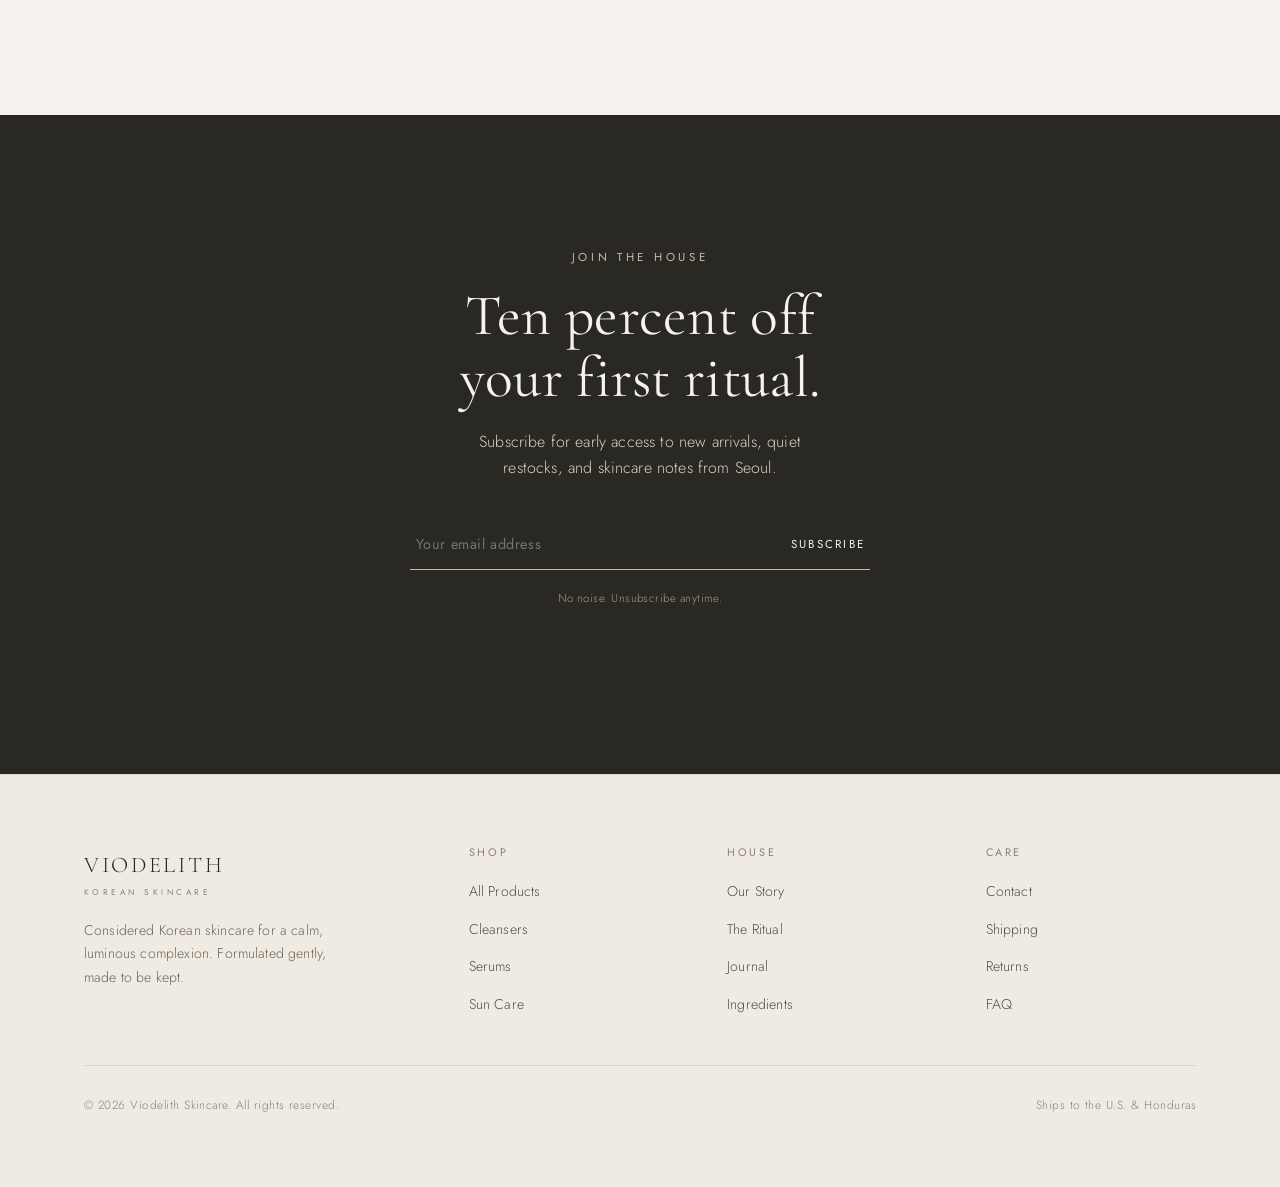
<file: journal.html>
<!DOCTYPE html>
<html lang="en">
<head>
  <meta charset="UTF-8" />
  <meta name="viewport" content="width=device-width, initial-scale=1.0" />
  <title>Journal — Viodelith Skincare</title>
  <meta name="description" content="The Viodelith Journal — glass skin decoded, barrier science, and the art of layering. Practical K-beauty notes." />
  <link rel="preconnect" href="https://fonts.googleapis.com" />
  <link rel="preconnect" href="https://fonts.gstatic.com" crossorigin />
  <link href="https://fonts.googleapis.com/css2?family=Cormorant+Garamond:ital,wght@0,400;0,500;1,400&family=Jost:wght@300;400;500&display=swap" rel="stylesheet" />
  <link rel="stylesheet" href="styles.css" />
  <link rel="icon" href="data:image/svg+xml,<svg xmlns='http://www.w3.org/2000/svg' viewBox='0 0 32 32'><text y='26' font-size='26' font-family='serif'>V</text></svg>" />
</head>
<body>

  <!-- Utility bar -->
  <div class="utilbar">
    <div class="wrap utilbar__inner">
      <span class="utilbar__note" data-i18n="util.ships">Ships to the U.S. &amp; Honduras</span>
      <div class="utilbar__controls">
        <div class="seg" role="group" aria-label="Language" data-i18n-aria="util.language">
          <button type="button" data-set-lang="en">EN</button>
          <button type="button" data-set-lang="es">ES</button>
        </div>
        <div class="seg" role="group" aria-label="Currency" data-i18n-aria="util.currency">
          <button type="button" data-set-currency="USD">$ USD</button>
          <button type="button" data-set-currency="HNL">L HNL</button>
        </div>
      </div>
    </div>
  </div>

  <header class="site-header">
    <nav class="nav wrap" aria-label="Primary">
      <button class="nav__toggle" aria-label="Menu" data-i18n-aria="menu"><span></span><span></span><span></span></button>
      <ul class="nav__links">
        <li><a href="shop.html" data-i18n="nav.shop">Shop</a></li>
        <li><a href="index.html#ritual" data-i18n="nav.ritual">Ritual</a></li>
        <li><a href="about.html" data-i18n="nav.story">Our Story</a></li>
      </ul>
      <a class="brand" href="index.html">Viodelith<small data-i18n="brand.tagline">Korean Skincare</small></a>
      <ul class="nav__links nav__links--right">
        <li><a href="journal.html" data-i18n="nav.journal">Journal</a></li>
        <li><a href="#" data-cart-open><span data-i18n="nav.bag">Bag</span><span class="cart-count" data-cart-count style="display:none">0</span></a></li>
      </ul>
    </nav>
  </header>

  <div class="mobile-menu">
    <ul>
      <li><a href="shop.html" data-i18n="nav.shop">Shop</a></li>
      <li><a href="index.html#ritual" data-i18n="nav.ritual">Ritual</a></li>
      <li><a href="about.html" data-i18n="nav.story">Our Story</a></li>
      <li><a href="journal.html" data-i18n="nav.journal">Journal</a></li>
      <li><a href="#" data-cart-open data-i18n="nav.bag">Bag</a></li>
    </ul>
  </div>

  <main>
    <section class="page-hero">
      <div class="wrap">
        <span class="eyebrow" data-i18n="journalpage.eyebrow">The Journal</span>
        <h1 data-i18n="journalpage.title">Notes on the ritual.</h1>
        <p data-i18n="journalpage.intro">Glass skin, decoded — from barrier science to the art of layering. Practical K-beauty you'll actually keep.</p>
      </div>
    </section>

    <section class="section">
      <div class="wrap">
        <div class="journal-grid" id="journal-grid"></div>
      </div>
    </section>

    <section class="section band">
      <div class="wrap newsletter">
        <span class="eyebrow" style="color:var(--stone)" data-i18n="news.eyebrow">Join the House</span>
        <h2 style="color:var(--paper); margin-top:1rem;" data-i18n="news.title">Ten percent off your first ritual.</h2>
        <p style="color:#d8d1c4;" data-i18n="news.p">Subscribe for early access to new arrivals, quiet restocks, and skincare notes from Seoul.</p>
        <form class="newsletter__form" style="border-color:var(--stone);">
          <input type="email" placeholder="Your email address" aria-label="Email address" data-i18n-ph="news.placeholder" data-i18n-aria="news.placeholder" required style="color:var(--paper);" />
          <button type="submit" style="color:var(--paper);" data-i18n="news.subscribe">Subscribe</button>
        </form>
        <p class="newsletter__note" style="color:var(--clay);" data-i18n="news.note">No noise. Unsubscribe anytime.</p>
      </div>
    </section>
  </main>

  <footer class="site-footer">
    <div class="wrap">
      <div class="footer__grid">
        <div class="footer__brand">
          <a class="brand" href="index.html" style="text-align:left;">Viodelith<small data-i18n="brand.tagline">Korean Skincare</small></a>
          <p data-i18n="footer.tagline">Considered Korean skincare for a calm, luminous complexion. Formulated gently, made to be kept.</p>
        </div>
        <div class="footer__col"><h4 data-i18n="footer.shop">Shop</h4><ul><li><a href="shop.html" data-i18n="footer.allproducts">All Products</a></li><li><a href="shop.html" data-i18n="footer.cleansers">Cleansers</a></li><li><a href="shop.html" data-i18n="footer.serums">Serums</a></li><li><a href="shop.html" data-i18n="footer.suncare">Sun Care</a></li></ul></div>
        <div class="footer__col"><h4 data-i18n="footer.house">House</h4><ul><li><a href="about.html" data-i18n="nav.story">Our Story</a></li><li><a href="index.html#ritual" data-i18n="ritual.eyebrow">The Ritual</a></li><li><a href="journal.html" data-i18n="nav.journal">Journal</a></li><li><a href="#" data-i18n="footer.ingredients">Ingredients</a></li></ul></div>
        <div class="footer__col"><h4 data-i18n="footer.care">Care</h4><ul><li><a href="#" data-i18n="footer.contact">Contact</a></li><li><a href="#" data-i18n="footer.shipping">Shipping</a></li><li><a href="#" data-i18n="footer.returns">Returns</a></li><li><a href="#" data-i18n="footer.faq">FAQ</a></li></ul></div>
      </div>
      <div class="footer__bottom">
        <span>© <span id="year">2026</span> Viodelith Skincare. <span data-i18n="footer.rights">All rights reserved.</span></span>
        <span data-i18n="footer.locations">Ships to the U.S. &amp; Honduras</span>
      </div>
    </div>
  </footer>

  <script src="config.js"></script>
  <script src="commerce.js"></script>
  <script src="i18n.js"></script>
  <script src="script.js"></script>
  <script src="journal.js"></script>
</body>
</html>
</file>
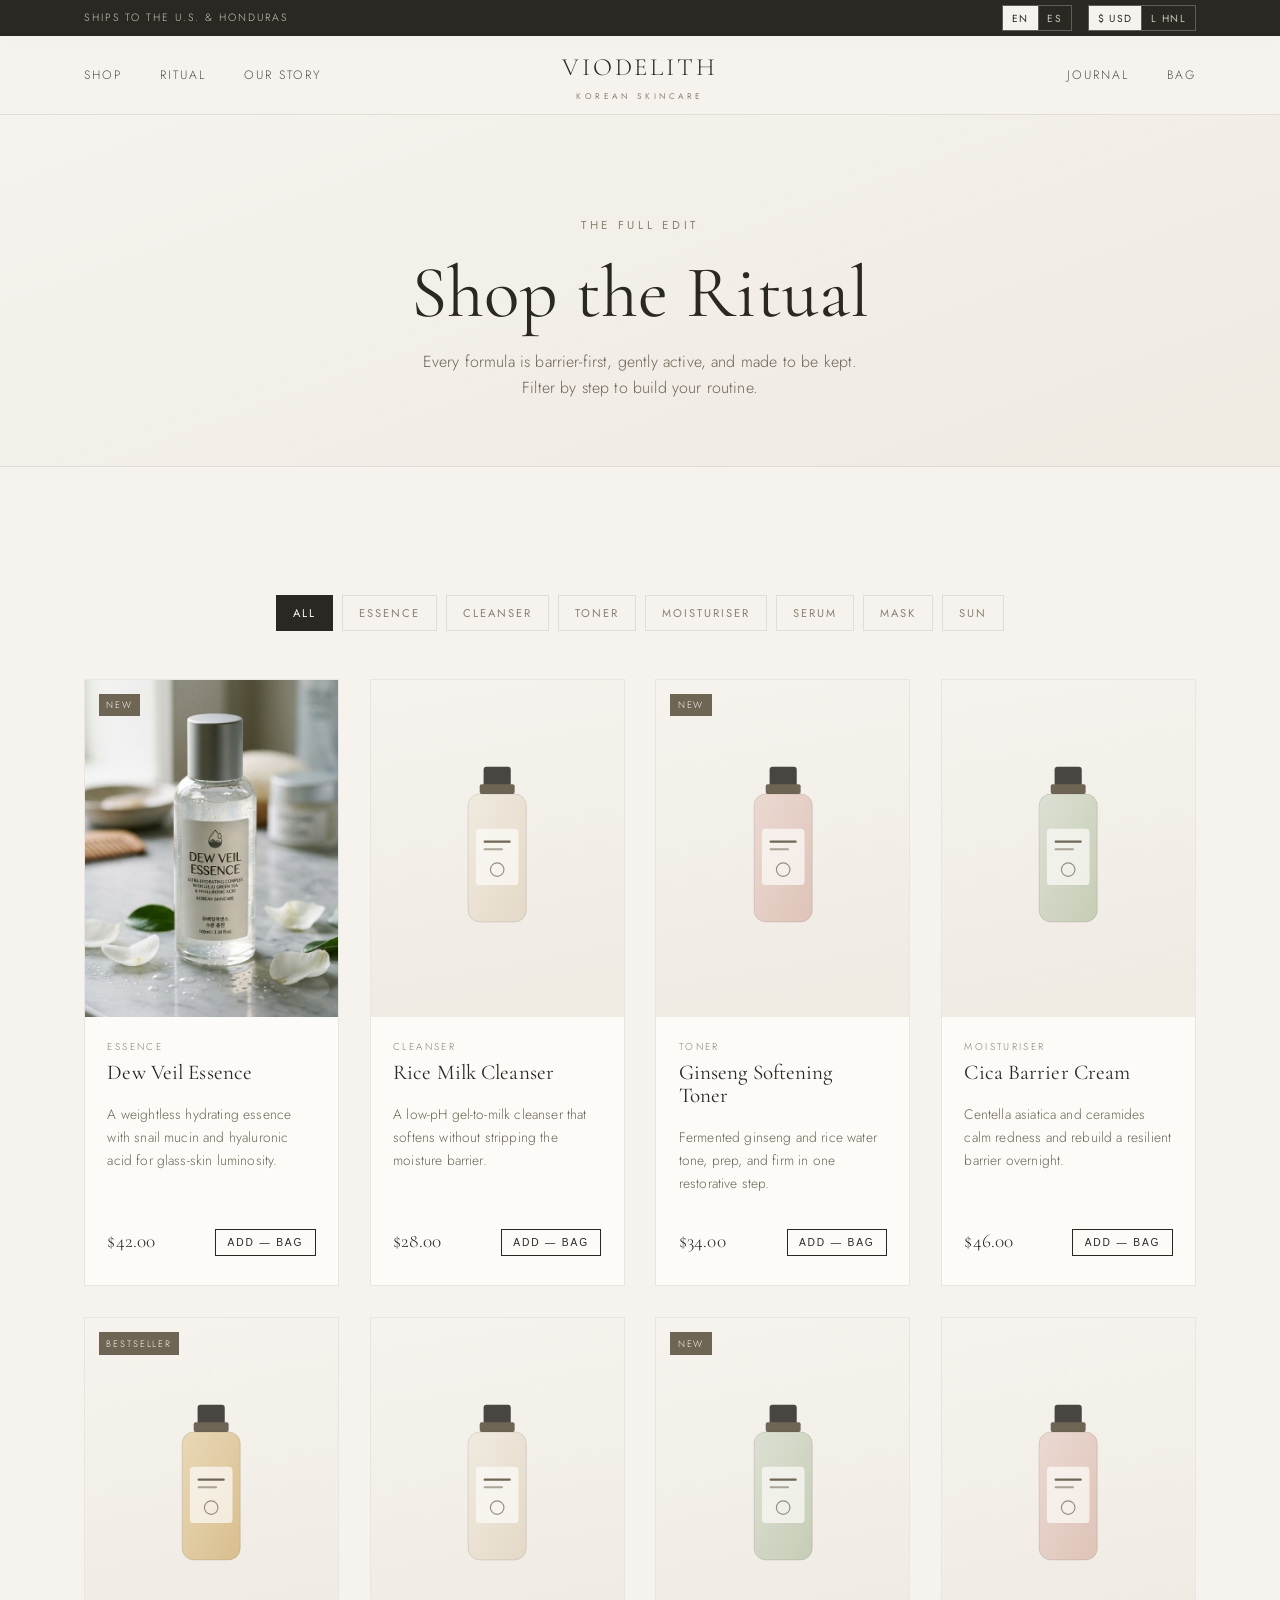
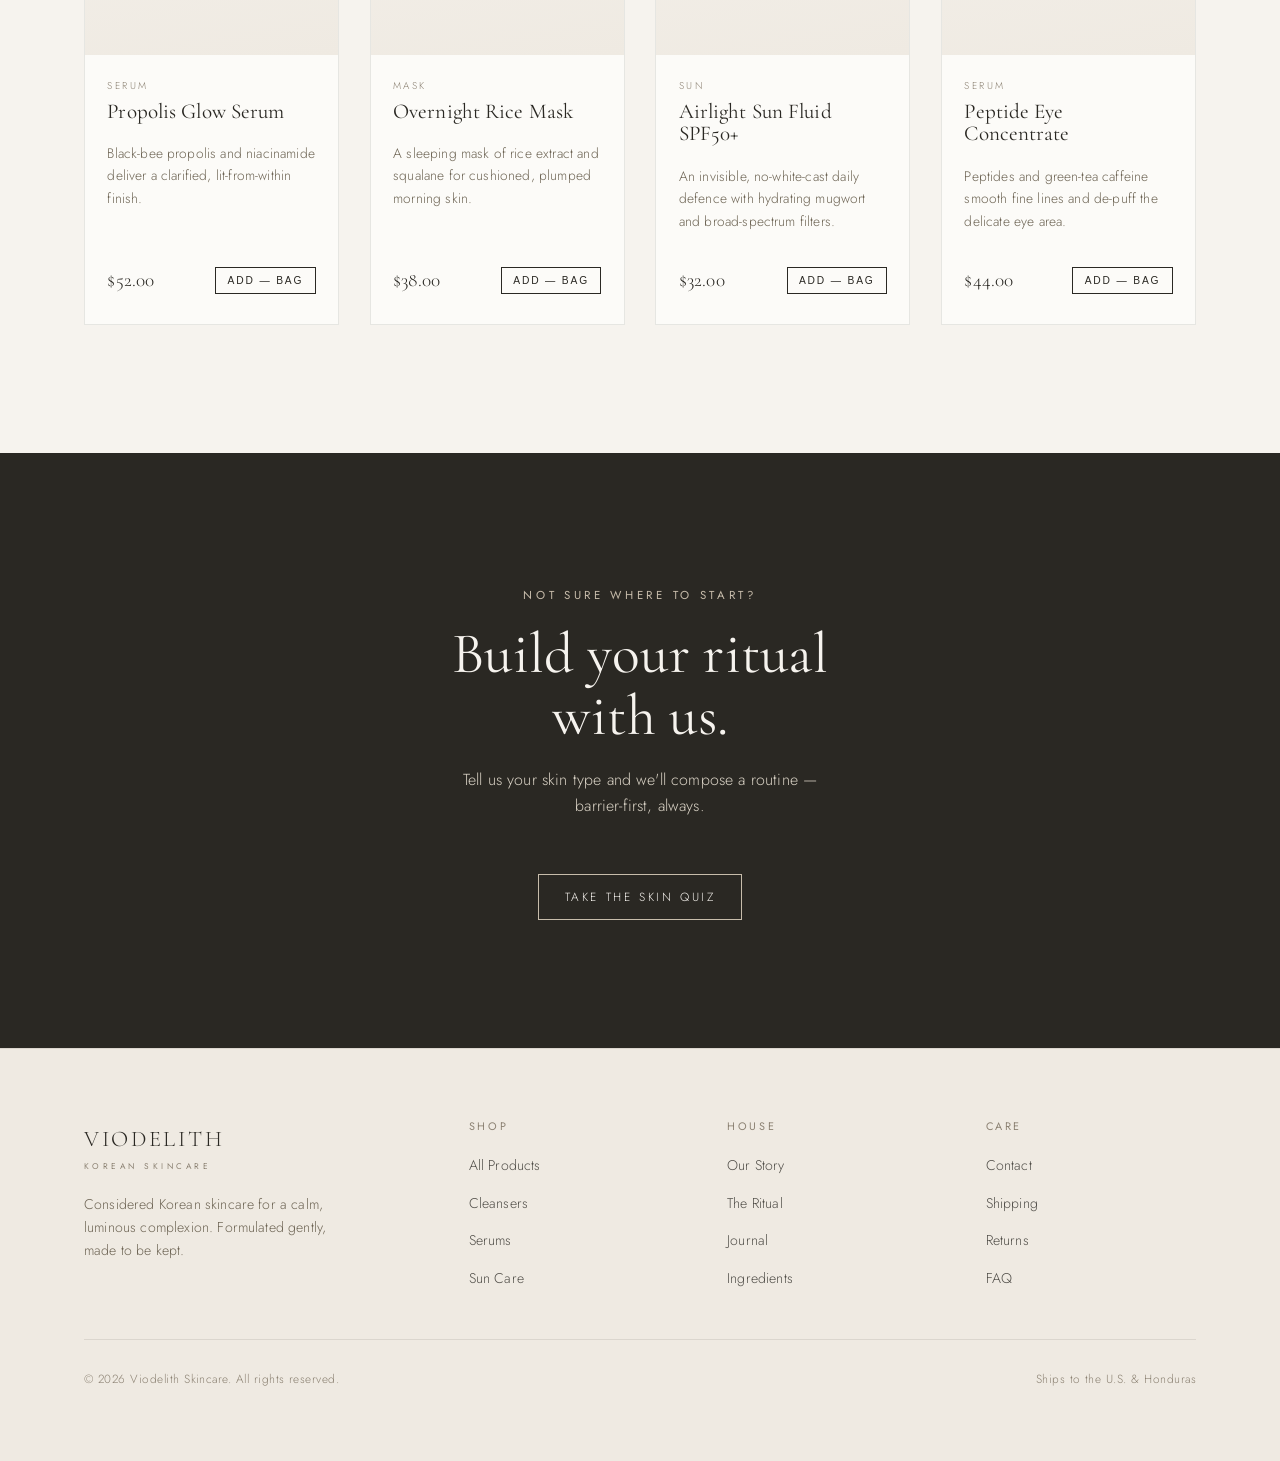
<file: shop.html>
<!DOCTYPE html>
<html lang="en">
<head>
  <meta charset="UTF-8" />
  <meta name="viewport" content="width=device-width, initial-scale=1.0" />
  <title>Shop — Viodelith Skincare</title>
  <meta name="description" content="Shop Viodelith Skincare — barrier-first Korean cleansers, essences, serums, and sun care." />
  <link rel="preconnect" href="https://fonts.googleapis.com" />
  <link rel="preconnect" href="https://fonts.gstatic.com" crossorigin />
  <link href="https://fonts.googleapis.com/css2?family=Cormorant+Garamond:ital,wght@0,400;0,500;1,400&family=Jost:wght@300;400;500&display=swap" rel="stylesheet" />
  <link rel="stylesheet" href="styles.css" />
  <link rel="icon" href="data:image/svg+xml,<svg xmlns='http://www.w3.org/2000/svg' viewBox='0 0 32 32'><text y='26' font-size='26' font-family='serif'>V</text></svg>" />
</head>
<body>

  <!-- Utility bar -->
  <div class="utilbar">
    <div class="wrap utilbar__inner">
      <span class="utilbar__note" data-i18n="util.ships">Ships to the U.S. &amp; Honduras</span>
      <div class="utilbar__controls">
        <div class="seg" role="group" aria-label="Language" data-i18n-aria="util.language">
          <button type="button" data-set-lang="en">EN</button>
          <button type="button" data-set-lang="es">ES</button>
        </div>
        <div class="seg" role="group" aria-label="Currency" data-i18n-aria="util.currency">
          <button type="button" data-set-currency="USD">$ USD</button>
          <button type="button" data-set-currency="HNL">L HNL</button>
        </div>
      </div>
    </div>
  </div>

  <header class="site-header">
    <nav class="nav wrap" aria-label="Primary">
      <button class="nav__toggle" aria-label="Menu" data-i18n-aria="menu"><span></span><span></span><span></span></button>
      <ul class="nav__links">
        <li><a href="shop.html" data-i18n="nav.shop">Shop</a></li>
        <li><a href="index.html#ritual" data-i18n="nav.ritual">Ritual</a></li>
        <li><a href="about.html" data-i18n="nav.story">Our Story</a></li>
      </ul>
      <a class="brand" href="index.html">Viodelith<small data-i18n="brand.tagline">Korean Skincare</small></a>
      <ul class="nav__links nav__links--right">
        <li><a href="index.html#journal" data-i18n="nav.journal">Journal</a></li>
        <li><a href="#" data-cart-open><span data-i18n="nav.bag">Bag</span><span class="cart-count" data-cart-count style="display:none">0</span></a></li>
      </ul>
    </nav>
  </header>

  <div class="mobile-menu">
    <ul>
      <li><a href="shop.html" data-i18n="nav.shop">Shop</a></li>
      <li><a href="index.html#ritual" data-i18n="nav.ritual">Ritual</a></li>
      <li><a href="about.html" data-i18n="nav.story">Our Story</a></li>
      <li><a href="index.html#journal" data-i18n="nav.journal">Journal</a></li>
      <li><a href="#" data-cart-open data-i18n="nav.bag">Bag</a></li>
    </ul>
  </div>

  <main>
    <section class="page-hero">
      <div class="wrap">
        <span class="eyebrow" data-i18n="shop.eyebrow">The Full Edit</span>
        <h1 data-i18n="shop.title">Shop the Ritual</h1>
        <p data-i18n="shop.intro">Every formula is barrier-first, gently active, and made to be kept. Filter by step to build your routine.</p>
      </div>
    </section>

    <section class="section">
      <div class="wrap">
        <div class="filters" id="filters"></div>
        <div class="grid-products" id="shop-grid"></div>
      </div>
    </section>

    <section class="section band">
      <div class="wrap newsletter">
        <span class="eyebrow" style="color:var(--stone)" data-i18n="shopcta.eyebrow">Not sure where to start?</span>
        <h2 style="color:var(--paper); margin-top:1rem;" data-i18n="shopcta.title">Build your ritual with us.</h2>
        <p style="color:#d8d1c4;" data-i18n="shopcta.p">Tell us your skin type and we'll compose a routine — barrier-first, always.</p>
        <a href="about.html" class="btn btn--ghost" style="border-color:var(--stone); color:var(--paper); margin-top:1rem;" data-i18n="shopcta.button">Take the skin quiz</a>
      </div>
    </section>
  </main>

  <footer class="site-footer">
    <div class="wrap">
      <div class="footer__grid">
        <div class="footer__brand">
          <a class="brand" href="index.html" style="text-align:left;">Viodelith<small data-i18n="brand.tagline">Korean Skincare</small></a>
          <p data-i18n="footer.tagline">Considered Korean skincare for a calm, luminous complexion. Formulated gently, made to be kept.</p>
        </div>
        <div class="footer__col"><h4 data-i18n="footer.shop">Shop</h4><ul><li><a href="shop.html" data-i18n="footer.allproducts">All Products</a></li><li><a href="shop.html" data-i18n="footer.cleansers">Cleansers</a></li><li><a href="shop.html" data-i18n="footer.serums">Serums</a></li><li><a href="shop.html" data-i18n="footer.suncare">Sun Care</a></li></ul></div>
        <div class="footer__col"><h4 data-i18n="footer.house">House</h4><ul><li><a href="about.html" data-i18n="nav.story">Our Story</a></li><li><a href="index.html#ritual" data-i18n="ritual.eyebrow">The Ritual</a></li><li><a href="index.html#journal" data-i18n="nav.journal">Journal</a></li><li><a href="#" data-i18n="footer.ingredients">Ingredients</a></li></ul></div>
        <div class="footer__col"><h4 data-i18n="footer.care">Care</h4><ul><li><a href="#" data-i18n="footer.contact">Contact</a></li><li><a href="#" data-i18n="footer.shipping">Shipping</a></li><li><a href="#" data-i18n="footer.returns">Returns</a></li><li><a href="#" data-i18n="footer.faq">FAQ</a></li></ul></div>
      </div>
      <div class="footer__bottom">
        <span>© <span id="year">2026</span> Viodelith Skincare. <span data-i18n="footer.rights">All rights reserved.</span></span>
        <span data-i18n="footer.locations">Ships to the U.S. &amp; Honduras</span>
      </div>
    </div>
  </footer>

  <script src="config.js"></script>
  <script src="commerce.js"></script>
  <script src="i18n.js"></script>
  <script src="script.js"></script>
</body>
</html>
</file>
<file: styles.css>
/* =========================================================
   Viodelith Skincare — Core Styles
   A classy, minimal K-beauty storefront.
   Neutral, warm-paper palette. Serif display + clean sans.
   ========================================================= */

:root {
  /* Palette — warm neutrals */
  --paper:      #F6F3EE;
  --paper-2:    #EFEAE2;
  --sand:       #E3DBCF;
  --stone:      #C7BCAB;
  --clay:       #A79B88;
  --taupe:      #8B8172;
  --ink:        #2A2823;
  --ink-soft:   #55504733;
  --line:       #2a28231a;
  --accent:     #6E6555; /* muted bronze-taupe */
  --white:      #FCFBF8;

  /* Type */
  --serif: "Cormorant Garamond", "Cormorant", Georgia, "Times New Roman", serif;
  --sans:  "Jost", "Inter", system-ui, -apple-system, "Segoe UI", sans-serif;

  /* Metrics */
  --wrap: 1240px;
  --gutter: clamp(1.25rem, 5vw, 4rem);
  --radius: 2px;
  --ease: cubic-bezier(0.22, 1, 0.36, 1);
}

* { box-sizing: border-box; }

html { scroll-behavior: smooth; }

body {
  margin: 0;
  background: var(--paper);
  color: var(--ink);
  font-family: var(--sans);
  font-size: 16px;
  line-height: 1.65;
  font-weight: 300;
  letter-spacing: 0.01em;
  -webkit-font-smoothing: antialiased;
  text-rendering: optimizeLegibility;
}

img { max-width: 100%; display: block; }

a { color: inherit; text-decoration: none; }

h1, h2, h3, h4 {
  font-family: var(--serif);
  font-weight: 400;
  line-height: 1.08;
  margin: 0;
  letter-spacing: 0.005em;
}

.wrap {
  max-width: var(--wrap);
  margin-inline: auto;
  padding-inline: var(--gutter);
}

.eyebrow {
  font-family: var(--sans);
  font-size: 0.72rem;
  letter-spacing: 0.32em;
  text-transform: uppercase;
  font-weight: 400;
  color: var(--taupe);
}

/* ---------- Buttons ---------- */
.btn {
  display: inline-flex;
  align-items: center;
  gap: 0.6em;
  font-family: var(--sans);
  font-size: 0.74rem;
  letter-spacing: 0.22em;
  text-transform: uppercase;
  padding: 1.05em 2.2em;
  border: 1px solid var(--ink);
  background: var(--ink);
  color: var(--white);
  cursor: pointer;
  transition: background .5s var(--ease), color .5s var(--ease), border-color .5s var(--ease);
}
.btn:hover { background: transparent; color: var(--ink); }

.btn--ghost {
  background: transparent;
  color: var(--ink);
  border-color: var(--ink);
}
.btn--ghost:hover { background: var(--ink); color: var(--white); }

.link-underline {
  position: relative;
  font-size: 0.76rem;
  letter-spacing: 0.2em;
  text-transform: uppercase;
  padding-bottom: 3px;
}
.link-underline::after {
  content: "";
  position: absolute;
  left: 0; bottom: 0;
  width: 100%; height: 1px;
  background: currentColor;
  transform: scaleX(0);
  transform-origin: right;
  transition: transform .5s var(--ease);
}
.link-underline:hover::after { transform: scaleX(1); transform-origin: left; }

/* =========================================================
   Utility bar (shipping note + language/currency toggles)
   ========================================================= */
.utilbar { background: var(--ink); color: var(--paper); }
.utilbar__inner { display: flex; align-items: center; justify-content: space-between; min-height: 36px; gap: 1rem; }
.utilbar__note { font-size: 0.66rem; letter-spacing: 0.18em; text-transform: uppercase; color: #cfc7b8; }
.utilbar__controls { display: flex; gap: 1rem; align-items: center; }
.seg { display: inline-flex; border: 1px solid rgba(246,243,238,.26); }
.seg button {
  background: transparent; border: 0; color: #cfc7b8;
  font-family: var(--sans); font-size: 0.64rem; letter-spacing: 0.14em; text-transform: uppercase;
  padding: .4em .85em; cursor: pointer; transition: background .3s var(--ease), color .3s var(--ease);
}
.seg button + button { border-left: 1px solid rgba(246,243,238,.26); }
.seg button:hover { color: var(--paper); }
.seg button.is-active { background: var(--paper); color: var(--ink); }

/* =========================================================
   Header
   ========================================================= */
.site-header {
  position: sticky;
  top: 0;
  z-index: 50;
  background: color-mix(in srgb, var(--paper) 85%, transparent);
  backdrop-filter: blur(12px);
  border-bottom: 1px solid var(--line);
}
.nav {
  display: grid;
  grid-template-columns: 1fr auto 1fr;
  align-items: center;
  height: 78px;
}
.nav__links {
  display: flex;
  gap: 2.4rem;
  list-style: none;
  margin: 0; padding: 0;
  font-size: 0.76rem;
  letter-spacing: 0.16em;
  text-transform: uppercase;
}
.nav__links a { position: relative; padding: 4px 0; color: var(--ink); opacity: .8; transition: opacity .3s; }
.nav__links a:hover { opacity: 1; }
.nav__links--right { justify-content: flex-end; }

.brand {
  font-family: var(--serif);
  font-size: 1.55rem;
  letter-spacing: 0.12em;
  text-align: center;
  text-transform: uppercase;
  white-space: nowrap;
}
.brand small {
  display: block;
  font-family: var(--sans);
  font-size: 0.52rem;
  letter-spacing: 0.42em;
  color: var(--taupe);
  margin-top: 2px;
  font-weight: 400;
}

.nav__toggle { display: none; }
.mobile-menu { display: none; }

/* =========================================================
   Hero
   ========================================================= */
.hero {
  position: relative;
  min-height: 88vh;
  display: flex;
  align-items: center;
  overflow: hidden;
  background: linear-gradient(160deg, var(--paper) 0%, var(--paper-2) 60%, var(--sand) 100%);
}
.hero__inner {
  display: grid;
  grid-template-columns: 1.05fr 0.95fr;
  gap: clamp(2rem, 6vw, 6rem);
  align-items: center;
  width: 100%;
  padding-block: clamp(3rem, 8vw, 6rem);
}
.hero__copy .eyebrow { display: block; margin-bottom: 1.6rem; }
.hero__title {
  font-size: clamp(2.8rem, 7vw, 5.6rem);
  line-height: 0.98;
}
.hero__title em { font-style: italic; }
.hero__lede {
  max-width: 40ch;
  margin: 1.8rem 0 2.6rem;
  color: var(--accent);
  font-size: 1.02rem;
}
.hero__actions { display: flex; gap: 1.2rem; flex-wrap: wrap; align-items: center; }

.hero__art {
  position: relative;
  aspect-ratio: 4 / 5;
  display: flex;
  align-items: center;
  justify-content: center;
}
.hero__art .bottle { width: min(62%, 340px); height: auto; filter: drop-shadow(0 30px 50px rgba(42,40,35,.15)); }
.hero__art::before {
  content: "";
  position: absolute;
  inset: 8% 14%;
  border-radius: 50%;
  background: radial-gradient(circle at 40% 30%, var(--white), var(--sand) 70%);
  z-index: 0;
}
.hero__art .bottle { position: relative; z-index: 1; }

.hero__scroll {
  position: absolute;
  bottom: 1.6rem;
  left: 50%;
  transform: translateX(-50%);
  font-size: 0.62rem;
  letter-spacing: 0.3em;
  text-transform: uppercase;
  color: var(--taupe);
  display: flex;
  align-items: center;
  gap: .6rem;
}
.hero__scroll::after { content: ""; width: 1px; height: 34px; background: var(--clay); animation: drop 2.2s var(--ease) infinite; }
@keyframes drop { 0%,100% { transform: scaleY(.3); opacity:.3; } 50% { transform: scaleY(1); opacity: 1;} }

/* =========================================================
   Marquee ticker
   ========================================================= */
.ticker {
  border-block: 1px solid var(--line);
  overflow: hidden;
  background: var(--white);
}
.ticker__track {
  display: flex;
  gap: 3.5rem;
  white-space: nowrap;
  padding-block: 1.05rem;
  animation: scroll-x 34s linear infinite;
}
.ticker__track span {
  font-family: var(--serif);
  font-size: 1.15rem;
  font-style: italic;
  color: var(--taupe);
  display: inline-flex;
  align-items: center;
  gap: 3.5rem;
}
.ticker__track span::after { content: "✦"; font-style: normal; font-size: .7rem; color: var(--clay); }
@keyframes scroll-x { to { transform: translateX(-50%); } }

/* =========================================================
   Section scaffolding
   ========================================================= */
.section { padding-block: clamp(4rem, 10vw, 8rem); }
.section--tight { padding-block: clamp(3rem, 7vw, 5rem); }

.section__head {
  display: flex;
  align-items: flex-end;
  justify-content: space-between;
  gap: 2rem;
  margin-bottom: 3.2rem;
  flex-wrap: wrap;
}
.section__head h2 { font-size: clamp(2rem, 4.5vw, 3.2rem); }
.section__head .eyebrow { display: block; margin-bottom: 1rem; }

/* =========================================================
   Product grid
   ========================================================= */
.grid-products {
  display: grid;
  grid-template-columns: repeat(4, 1fr);
  gap: clamp(1rem, 2.4vw, 2rem);
}
.card {
  background: var(--white);
  border: 1px solid var(--line);
  display: flex;
  flex-direction: column;
  transition: transform .6s var(--ease), box-shadow .6s var(--ease);
}
.card:hover { transform: translateY(-6px); box-shadow: 0 26px 50px -30px rgba(42,40,35,.35); }
.card__media {
  position: relative;
  aspect-ratio: 3 / 4;
  display: flex;
  align-items: center;
  justify-content: center;
  background: linear-gradient(170deg, var(--paper) 0%, var(--paper-2) 100%);
  overflow: hidden;
}
.card__media .bottle { width: 46%; transition: transform .8s var(--ease); }
.card:hover .card__media .bottle { transform: translateY(-6px) scale(1.04); }
.card__tag {
  position: absolute;
  top: 14px; left: 14px;
  font-size: 0.58rem;
  letter-spacing: 0.2em;
  text-transform: uppercase;
  color: var(--white);
  background: var(--accent);
  padding: .4em .8em;
}
.card__body { padding: 1.4rem 1.4rem 1.7rem; display: flex; flex-direction: column; gap: .35rem; flex: 1; }
.card__cat { font-size: 0.62rem; letter-spacing: 0.24em; text-transform: uppercase; color: var(--taupe); }
.card__name { font-family: var(--serif); font-size: 1.32rem; }
.card__desc { font-size: 0.86rem; color: var(--accent); flex: 1; }
.card__foot { display: flex; align-items: center; justify-content: space-between; margin-top: .8rem; }
.card__price { font-family: var(--serif); font-size: 1.2rem; }
.card__add {
  font-size: 0.64rem;
  letter-spacing: 0.18em;
  text-transform: uppercase;
  border: 1px solid var(--ink);
  background: transparent;
  color: var(--ink);
  padding: .7em 1.1em;
  cursor: pointer;
  transition: background .4s var(--ease), color .4s var(--ease);
}
.card__add:hover { background: var(--ink); color: var(--white); }

/* =========================================================
   Editorial split
   ========================================================= */
.split {
  display: grid;
  grid-template-columns: 1fr 1fr;
  align-items: center;
  gap: clamp(2rem, 6vw, 5rem);
}
.split--reverse .split__media { order: 2; }
.split__media {
  aspect-ratio: 5 / 6;
  background: linear-gradient(150deg, var(--sand), var(--paper-2));
  position: relative;
  display: flex;
  align-items: center;
  justify-content: center;
}
.split__media .leaf { width: 40%; opacity: .9; }
.split__copy h2 { font-size: clamp(2rem, 4.5vw, 3.4rem); margin-bottom: 1.4rem; }
.split__copy p { color: var(--accent); margin: 0 0 1.4rem; max-width: 46ch; }

/* ---------- Ritual steps ---------- */
.steps { display: grid; grid-template-columns: repeat(4, 1fr); gap: clamp(1.4rem, 3vw, 2.6rem); }
.step { border-top: 1px solid var(--ink); padding-top: 1.4rem; }
.step__num { font-family: var(--serif); font-size: 2.4rem; color: var(--clay); line-height: 1; }
.step h3 { font-size: 1.3rem; margin: 1rem 0 .6rem; }
.step p { font-size: 0.88rem; color: var(--accent); margin: 0; }

/* =========================================================
   Values band
   ========================================================= */
.band { background: var(--ink); color: var(--paper); }
.band .values { display: grid; grid-template-columns: repeat(3, 1fr); gap: clamp(2rem,5vw,4rem); }
.value h3 { font-size: 1.5rem; margin-bottom: .7rem; color: var(--paper); }
.value p { color: #d8d1c4; font-size: 0.9rem; margin: 0; }
.value .mark { font-size: 1.6rem; color: var(--stone); margin-bottom: 1rem; display: block; }

/* =========================================================
   Newsletter
   ========================================================= */
.newsletter { text-align: center; }
.newsletter h2 { font-size: clamp(2.2rem, 5vw, 3.6rem); max-width: 16ch; margin-inline: auto; }
.newsletter p { color: var(--accent); max-width: 42ch; margin: 1.2rem auto 2.4rem; }
.newsletter__form {
  display: flex;
  max-width: 460px;
  margin-inline: auto;
  border-bottom: 1px solid var(--ink);
}
.newsletter__form input {
  flex: 1;
  border: 0;
  background: transparent;
  padding: 1em .4em;
  font-family: var(--sans);
  font-size: 0.9rem;
  color: var(--ink);
  letter-spacing: .04em;
}
.newsletter__form input:focus { outline: none; }
.newsletter__form button {
  border: 0;
  background: transparent;
  font-family: var(--sans);
  font-size: 0.72rem;
  letter-spacing: 0.2em;
  text-transform: uppercase;
  cursor: pointer;
  color: var(--ink);
  padding: 0 .4em;
}
.newsletter__note { font-size: .72rem; color: var(--taupe); margin-top: 1.2rem; letter-spacing: .04em; }

/* =========================================================
   Footer
   ========================================================= */
.site-footer { background: var(--paper-2); border-top: 1px solid var(--line); padding-block: clamp(3rem,6vw,4.5rem); }
.footer__grid {
  display: grid;
  grid-template-columns: 1.6fr 1fr 1fr 1fr;
  gap: clamp(1.6rem, 4vw, 3rem);
  margin-bottom: 3rem;
}
.footer__brand .brand { text-align: left; font-size: 1.4rem; }
.footer__brand p { color: var(--accent); font-size: .88rem; max-width: 32ch; margin-top: 1.2rem; }
.footer col, .footer__col h4 {
  font-family: var(--sans);
  font-size: 0.68rem;
  letter-spacing: 0.24em;
  text-transform: uppercase;
  color: var(--taupe);
  margin-bottom: 1.2rem;
  font-weight: 400;
}
.footer__col ul { list-style: none; margin: 0; padding: 0; display: grid; gap: .7rem; }
.footer__col a { font-size: 0.88rem; color: var(--ink); opacity: .8; transition: opacity .3s; }
.footer__col a:hover { opacity: 1; }
.footer__bottom {
  display: flex;
  justify-content: space-between;
  align-items: center;
  border-top: 1px solid var(--line);
  padding-top: 1.8rem;
  font-size: 0.74rem;
  color: var(--taupe);
  letter-spacing: .04em;
  flex-wrap: wrap;
  gap: 1rem;
}

/* =========================================================
   Page hero (interior pages)
   ========================================================= */
.page-hero {
  padding-block: clamp(3.5rem, 8vw, 6rem) clamp(2rem,4vw,3rem);
  text-align: center;
  background: linear-gradient(160deg, var(--paper) 0%, var(--paper-2) 100%);
  border-bottom: 1px solid var(--line);
}
.page-hero h1 { font-size: clamp(2.6rem, 6vw, 4.6rem); margin-block: 1rem .8rem; }
.page-hero p { color: var(--accent); max-width: 52ch; margin-inline: auto; }

/* Filters (shop) */
.filters {
  display: flex;
  gap: .6rem;
  flex-wrap: wrap;
  justify-content: center;
  margin-bottom: 3rem;
}
.filters button {
  font-family: var(--sans);
  font-size: 0.7rem;
  letter-spacing: 0.18em;
  text-transform: uppercase;
  padding: .8em 1.4em;
  border: 1px solid var(--line);
  background: transparent;
  color: var(--taupe);
  cursor: pointer;
  transition: all .4s var(--ease);
}
.filters button:hover { color: var(--ink); border-color: var(--clay); }
.filters button.is-active { background: var(--ink); color: var(--white); border-color: var(--ink); }

/* About story */
.prose { max-width: 62ch; margin-inline: auto; }
.prose p { color: var(--accent); margin: 0 0 1.5rem; font-size: 1.02rem; }
.prose h2 { font-size: clamp(1.8rem,4vw,2.6rem); margin: 2.6rem 0 1.2rem; }
.stat-row { display: grid; grid-template-columns: repeat(3,1fr); gap: 2rem; text-align: center; }
.stat .n { font-family: var(--serif); font-size: clamp(2.6rem,6vw,4rem); color: var(--ink); line-height: 1; }
.stat .l { font-size: .72rem; letter-spacing: .2em; text-transform: uppercase; color: var(--taupe); margin-top: .8rem; }

/* =========================================================
   Journal
   ========================================================= */
.journal-grid { display: grid; grid-template-columns: repeat(3, 1fr); gap: clamp(1.4rem, 3vw, 2.4rem); }
.jcard { display: flex; flex-direction: column; background: var(--white); border: 1px solid var(--line); transition: transform .6s var(--ease), box-shadow .6s var(--ease); }
.jcard:hover { transform: translateY(-6px); box-shadow: 0 26px 50px -30px rgba(42,40,35,.35); }
.jcard__media { aspect-ratio: 3 / 2; display: flex; align-items: center; justify-content: center; overflow: hidden; }
.jcard__media .leaf { width: 34%; opacity: .85; }
.jcard__media-img, .article__media-img { width: 100%; height: 100%; object-fit: cover; }
.jcard__body { padding: 1.6rem 1.6rem 1.9rem; display: flex; flex-direction: column; gap: .6rem; flex: 1; }
.jcard__meta { font-size: 0.66rem; letter-spacing: 0.16em; text-transform: uppercase; color: var(--taupe); font-variant-numeric: tabular-nums; }
.jcard__title { font-family: var(--serif); font-size: 1.5rem; line-height: 1.1; }
.jcard__excerpt { font-size: 0.9rem; color: var(--accent); flex: 1; }
.jcard .link-underline { margin-top: .4rem; align-self: flex-start; }

/* Article */
.article { max-width: 760px; margin-inline: auto; }
.article__back { display: inline-block; margin-bottom: 2.4rem; color: var(--taupe); }
.article .eyebrow { display: block; margin-bottom: 1rem; }
.article__title { font-size: clamp(2.2rem, 5.5vw, 3.8rem); line-height: 1.04; text-wrap: balance; }
.article__meta { display: block; margin-top: 1rem; font-size: 0.72rem; letter-spacing: 0.16em; text-transform: uppercase; color: var(--taupe); font-variant-numeric: tabular-nums; }
.article__media { aspect-ratio: 16 / 9; margin: 2.4rem 0 2.8rem; display: flex; align-items: center; justify-content: center; overflow: hidden; }
.article__media .leaf { width: 20%; opacity: .85; }
.article__body p { font-size: 1.06rem; line-height: 1.75; }
.article__body h2 { font-size: clamp(1.5rem, 3.4vw, 2.1rem); margin: 2.4rem 0 1rem; }

/* =========================================================
   Reveal on scroll
   ========================================================= */
.reveal { opacity: 0; transform: translateY(26px); transition: opacity 1s var(--ease), transform 1s var(--ease); }
.reveal.is-in { opacity: 1; transform: none; }

/* =========================================================
   Cart drawer + toast
   ========================================================= */
.cart-count {
  display: inline-flex;
  min-width: 18px;
  height: 18px;
  align-items: center;
  justify-content: center;
  background: var(--ink);
  color: var(--white);
  border-radius: 50%;
  font-size: 0.6rem;
  margin-left: .5em;
  letter-spacing: 0;
  font-family: var(--sans);
}
.toast {
  position: fixed;
  bottom: 2rem; left: 50%;
  transform: translate(-50%, 140%);
  background: var(--ink);
  color: var(--white);
  padding: 1em 1.8em;
  font-size: 0.74rem;
  letter-spacing: 0.16em;
  text-transform: uppercase;
  z-index: 120;
  transition: transform .6s var(--ease);
}
.toast.is-show { transform: translate(-50%, 0); }

/* Product image (Shopify-backed catalogue) */
.card__img { width: 100%; height: 100%; object-fit: cover; }

/* ---- Cart drawer ---- */
.cart-scrim {
  position: fixed; inset: 0; z-index: 90;
  background: rgba(42,40,35,.38);
  opacity: 0; visibility: hidden;
  transition: opacity .5s var(--ease), visibility .5s var(--ease);
}
.cart-scrim.is-open { opacity: 1; visibility: visible; }
.cart-drawer {
  position: fixed; top: 0; right: 0; z-index: 100;
  width: min(420px, 100%); height: 100%;
  background: var(--paper);
  border-left: 1px solid var(--line);
  transform: translateX(100%);
  transition: transform .5s var(--ease);
  display: flex; flex-direction: column;
}
.cart-drawer.is-open { transform: translateX(0); box-shadow: -30px 0 60px -30px rgba(42,40,35,.4); }
.cart-drawer__head {
  display: flex; align-items: center; justify-content: space-between;
  padding: 1.6rem var(--gutter); border-bottom: 1px solid var(--line);
}
.cart-drawer__close { background: none; border: 0; font-size: 1.6rem; line-height: 1; color: var(--ink); cursor: pointer; }
.cart-drawer__body { flex: 1; overflow-y: auto; padding: .5rem var(--gutter); }
.cart-drawer__empty { text-align: center; color: var(--taupe); margin-top: 3rem; font-size: .9rem; }
.cart-drawer__empty a { display: inline-block; margin-top: 1rem; color: var(--ink); text-decoration: underline; }

.cart-line { display: grid; grid-template-columns: 64px 1fr auto; gap: 1rem; align-items: start; padding: 1.4rem 0; border-bottom: 1px solid var(--line); }
.cart-line__media { width: 64px; aspect-ratio: 3/4; background: linear-gradient(170deg, var(--paper), var(--paper-2)); border: 1px solid var(--line); display: flex; align-items: center; justify-content: center; overflow: hidden; }
.cart-line__media img { width: 100%; height: 100%; object-fit: cover; }
.cart-line__media .bottle { width: 60%; }
.cart-line__info { display: flex; flex-direction: column; gap: .3rem; }
.cart-line__title { font-family: var(--serif); font-size: 1.05rem; }
.cart-line__price { font-size: .8rem; color: var(--taupe); }
.cart-line__qty { display: flex; align-items: center; gap: .6rem; margin-top: .4rem; }
.cart-line__qty button { width: 24px; height: 24px; border: 1px solid var(--line); background: transparent; color: var(--ink); cursor: pointer; font-size: .9rem; line-height: 1; transition: border-color .3s, background .3s; }
.cart-line__qty button:hover { border-color: var(--clay); }
.cart-line__qty span { min-width: 1.2em; text-align: center; font-variant-numeric: tabular-nums; }
.cart-line__remove { width: auto !important; height: auto !important; border: 0 !important; padding: 0 !important; margin-left: .4rem; font-size: .66rem !important; letter-spacing: .12em; text-transform: uppercase; color: var(--taupe) !important; }
.cart-line__remove:hover { color: var(--ink) !important; }
.cart-line__total { font-family: var(--serif); font-size: 1rem; font-variant-numeric: tabular-nums; }

.cart-drawer__foot { padding: 1.4rem var(--gutter) 1.8rem; border-top: 1px solid var(--line); }
.cart-drawer__subtotal { display: flex; justify-content: space-between; align-items: baseline; font-family: var(--serif); font-size: 1.3rem; }
.cart-drawer__subtotal span:first-child { font-family: var(--sans); font-size: .72rem; letter-spacing: .2em; text-transform: uppercase; color: var(--taupe); }
.cart-drawer__note { font-size: .72rem; color: var(--taupe); margin: .6rem 0 1.2rem; }
.cart-drawer__checkout { width: 100%; justify-content: center; }

/* =========================================================
   Responsive
   ========================================================= */
@media (max-width: 1024px) {
  .grid-products { grid-template-columns: repeat(3, 1fr); }
  .journal-grid { grid-template-columns: repeat(2, 1fr); }
  .steps { grid-template-columns: repeat(2, 1fr); }
  .footer__grid { grid-template-columns: 1fr 1fr; }
}
@media (max-width: 760px) {
  .nav { grid-template-columns: auto 1fr auto; height: 66px; }
  .nav__links { display: none; }
  .nav__toggle {
    display: inline-flex;
    flex-direction: column;
    gap: 5px;
    background: none;
    border: 0;
    cursor: pointer;
    padding: 8px 0;
  }
  .nav__toggle span { width: 24px; height: 1px; background: var(--ink); display: block; }
  .brand { text-align: left; }
  .nav__links--right { display: none; }

  .mobile-menu {
    display: block;
    position: fixed;
    inset: 66px 0 auto 0;
    background: var(--paper);
    border-bottom: 1px solid var(--line);
    transform: translateY(-120%);
    transition: transform .5s var(--ease);
    z-index: 40;
  }
  .mobile-menu.is-open { transform: translateY(0); }
  .mobile-menu ul { list-style: none; margin: 0; padding: 1.5rem var(--gutter) 2rem; display: grid; gap: 1.2rem; }
  .mobile-menu a { font-size: 1rem; letter-spacing: .12em; text-transform: uppercase; }

  .hero__inner { grid-template-columns: 1fr; text-align: left; }
  .hero__art { order: -1; aspect-ratio: 1/1; }
  .hero { min-height: auto; padding-block: 2rem; }

  .grid-products { grid-template-columns: repeat(2, 1fr); }
  .journal-grid { grid-template-columns: 1fr; }
  .split { grid-template-columns: 1fr; }
  .split--reverse .split__media { order: 0; }
  .band .values { grid-template-columns: 1fr; }
  .steps { grid-template-columns: 1fr; }
  .footer__grid { grid-template-columns: 1fr 1fr; }
  .footer__brand { grid-column: 1 / -1; }
  .stat-row { grid-template-columns: 1fr; gap: 2.4rem; }
}
@media (max-width: 620px) {
  .utilbar__note { display: none; }
  .utilbar__inner { justify-content: center; }
  .utilbar__controls { gap: .8rem; }
}
@media (max-width: 460px) {
  .grid-products { grid-template-columns: 1fr; }
  .hero__actions { flex-direction: column; align-items: stretch; }
  .hero__actions .btn { justify-content: center; }
}

@media (prefers-reduced-motion: reduce) {
  * { animation: none !important; scroll-behavior: auto; }
  .reveal { opacity: 1; transform: none; transition: none; }
}
</file>
